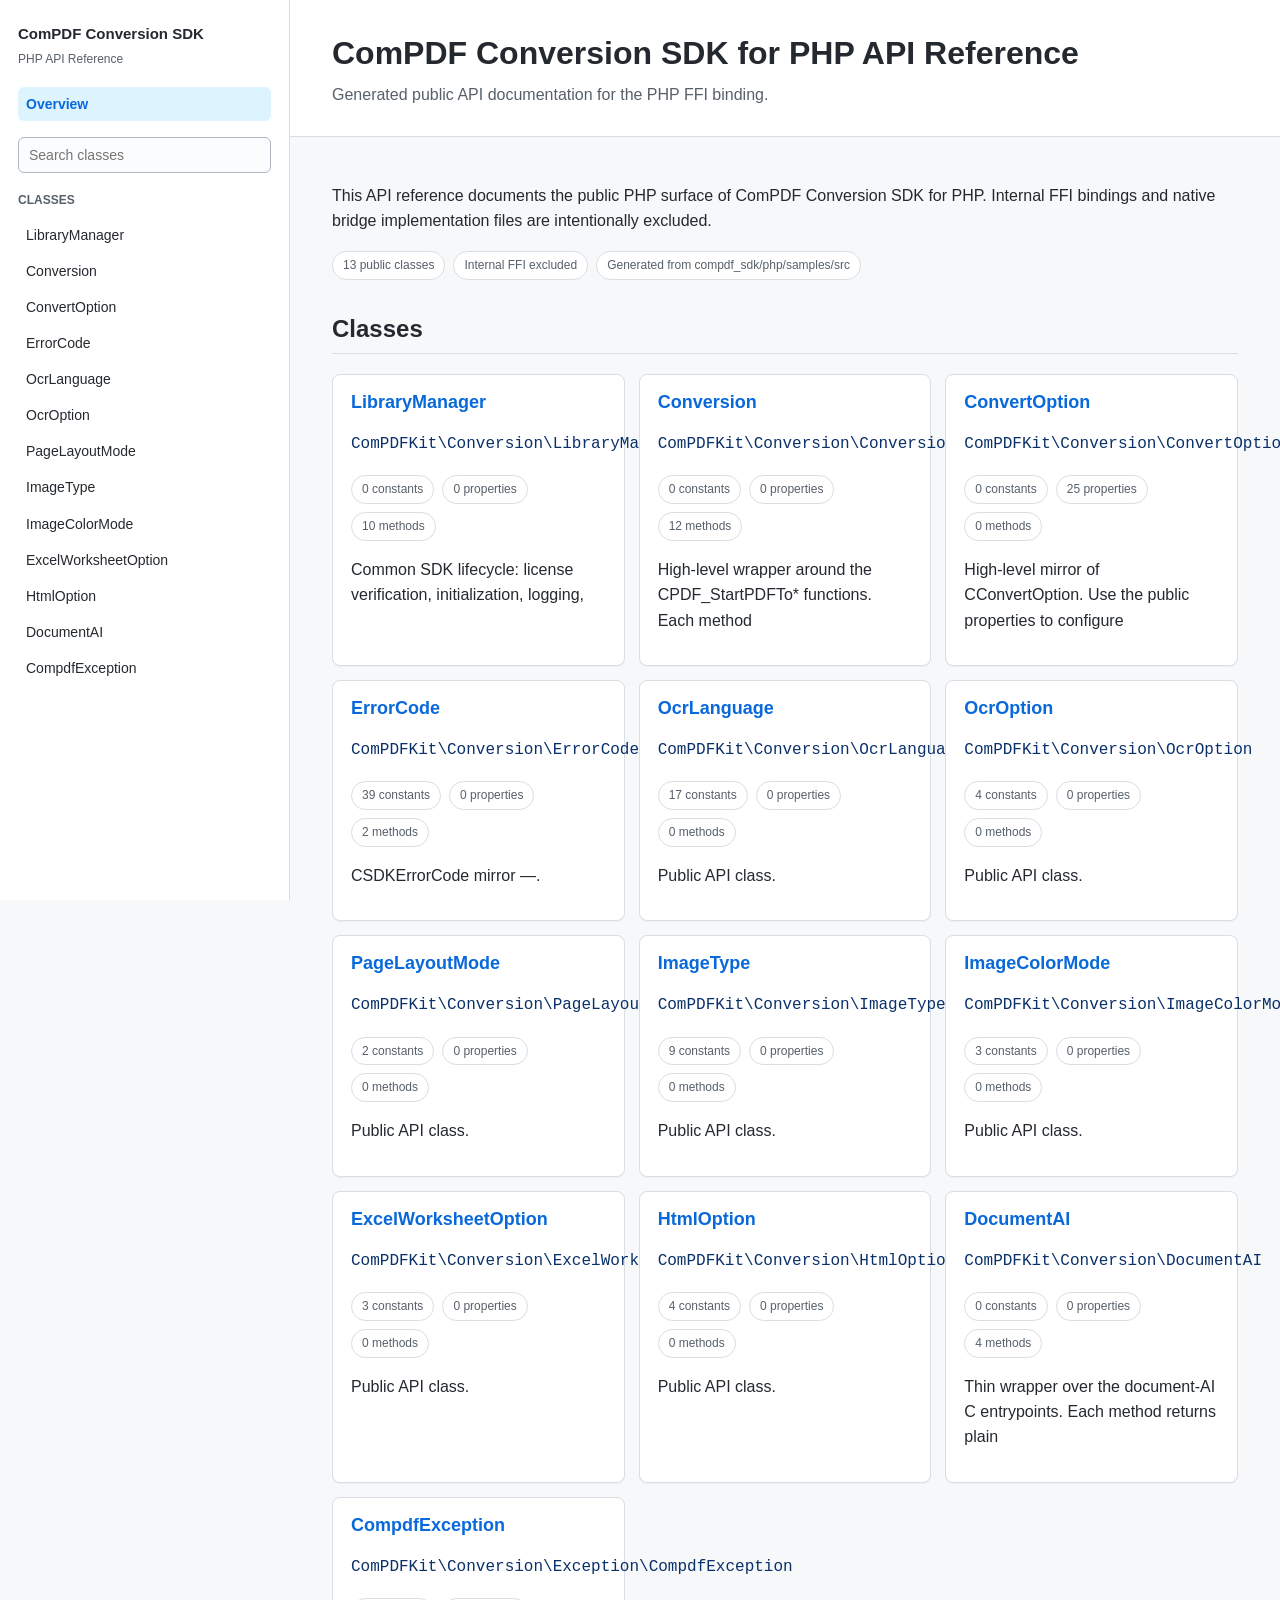
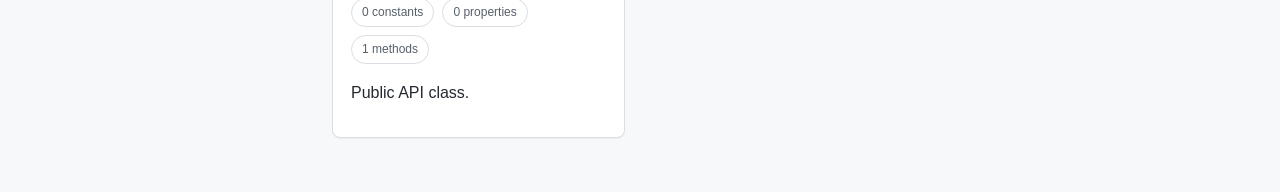
<file: ComPDF_Conversion_Linux_php_4_1_0/doc/html/index.html>
<!doctype html>
<html lang="en">
<head>
<meta charset="utf-8">
<meta name="viewport" content="width=device-width, initial-scale=1">
<title>ComPDF Conversion SDK for PHP API Reference</title>
<link rel="stylesheet" href="style.css">
</head>
<body>
<div class="layout">

<aside class="sidebar">
    <div class="brand">
        <div class="brand-title">ComPDF Conversion SDK</div>
        <div class="brand-subtitle">PHP API Reference</div>
    </div>
    <a class="nav-link active" href="index.html">Overview</a>
    <div class="search"><input data-search type="search" placeholder="Search classes"></div>
    <div class="nav-section-title">Classes</div>
    <nav class="nav-list">
        <a class="nav-link" href="ComPDFKit_Conversion_LibraryManager.html" data-search-item="LibraryManager ComPDFKit\Conversion\LibraryManager">LibraryManager</a>
    <a class="nav-link" href="ComPDFKit_Conversion_Conversion.html" data-search-item="Conversion ComPDFKit\Conversion\Conversion">Conversion</a>
    <a class="nav-link" href="ComPDFKit_Conversion_ConvertOption.html" data-search-item="ConvertOption ComPDFKit\Conversion\ConvertOption">ConvertOption</a>
    <a class="nav-link" href="ComPDFKit_Conversion_ErrorCode.html" data-search-item="ErrorCode ComPDFKit\Conversion\ErrorCode">ErrorCode</a>
    <a class="nav-link" href="ComPDFKit_Conversion_OcrLanguage.html" data-search-item="OcrLanguage ComPDFKit\Conversion\OcrLanguage">OcrLanguage</a>
    <a class="nav-link" href="ComPDFKit_Conversion_OcrOption.html" data-search-item="OcrOption ComPDFKit\Conversion\OcrOption">OcrOption</a>
    <a class="nav-link" href="ComPDFKit_Conversion_PageLayoutMode.html" data-search-item="PageLayoutMode ComPDFKit\Conversion\PageLayoutMode">PageLayoutMode</a>
    <a class="nav-link" href="ComPDFKit_Conversion_ImageType.html" data-search-item="ImageType ComPDFKit\Conversion\ImageType">ImageType</a>
    <a class="nav-link" href="ComPDFKit_Conversion_ImageColorMode.html" data-search-item="ImageColorMode ComPDFKit\Conversion\ImageColorMode">ImageColorMode</a>
    <a class="nav-link" href="ComPDFKit_Conversion_ExcelWorksheetOption.html" data-search-item="ExcelWorksheetOption ComPDFKit\Conversion\ExcelWorksheetOption">ExcelWorksheetOption</a>
    <a class="nav-link" href="ComPDFKit_Conversion_HtmlOption.html" data-search-item="HtmlOption ComPDFKit\Conversion\HtmlOption">HtmlOption</a>
    <a class="nav-link" href="ComPDFKit_Conversion_DocumentAI.html" data-search-item="DocumentAI ComPDFKit\Conversion\DocumentAI">DocumentAI</a>
    <a class="nav-link" href="ComPDFKit_Conversion_Exception_CompdfException.html" data-search-item="CompdfException ComPDFKit\Conversion\Exception\CompdfException">CompdfException</a>
    </nav>
</aside>

<div class="content">
<header class="hero">
    <h1>ComPDF Conversion SDK for PHP API Reference</h1>
    <p>Generated public API documentation for the PHP FFI binding.</p>
</header>
<main>

<p>This API reference documents the public PHP surface of ComPDF Conversion SDK for PHP. Internal FFI bindings and native bridge implementation files are intentionally excluded.</p>
<div class="pill-row">
  <span class="pill">13 public classes</span>
  <span class="pill">Internal FFI excluded</span>
  <span class="pill">Generated from compdf_sdk/php/samples/src</span>
</div>
<h2>Classes</h2>
<div class="grid">
<article class="card" data-search-item="LibraryManager ComPDFKit\Conversion\LibraryManager"><h2><a href="ComPDFKit_Conversion_LibraryManager.html">LibraryManager</a></h2><p class="muted"><code>ComPDFKit\Conversion\LibraryManager</code></p><div class="pill-row"><span class="pill">0 constants</span><span class="pill">0 properties</span><span class="pill">10 methods</span></div><p>Common SDK lifecycle: license verification, initialization, logging,</p></article>
<article class="card" data-search-item="Conversion ComPDFKit\Conversion\Conversion"><h2><a href="ComPDFKit_Conversion_Conversion.html">Conversion</a></h2><p class="muted"><code>ComPDFKit\Conversion\Conversion</code></p><div class="pill-row"><span class="pill">0 constants</span><span class="pill">0 properties</span><span class="pill">12 methods</span></div><p>High-level wrapper around the CPDF_StartPDFTo* functions. Each method</p></article>
<article class="card" data-search-item="ConvertOption ComPDFKit\Conversion\ConvertOption"><h2><a href="ComPDFKit_Conversion_ConvertOption.html">ConvertOption</a></h2><p class="muted"><code>ComPDFKit\Conversion\ConvertOption</code></p><div class="pill-row"><span class="pill">0 constants</span><span class="pill">25 properties</span><span class="pill">0 methods</span></div><p>High-level mirror of CConvertOption. Use the public properties to configure</p></article>
<article class="card" data-search-item="ErrorCode ComPDFKit\Conversion\ErrorCode"><h2><a href="ComPDFKit_Conversion_ErrorCode.html">ErrorCode</a></h2><p class="muted"><code>ComPDFKit\Conversion\ErrorCode</code></p><div class="pill-row"><span class="pill">39 constants</span><span class="pill">0 properties</span><span class="pill">2 methods</span></div><p>CSDKErrorCode mirror —.</p></article>
<article class="card" data-search-item="OcrLanguage ComPDFKit\Conversion\OcrLanguage"><h2><a href="ComPDFKit_Conversion_OcrLanguage.html">OcrLanguage</a></h2><p class="muted"><code>ComPDFKit\Conversion\OcrLanguage</code></p><div class="pill-row"><span class="pill">17 constants</span><span class="pill">0 properties</span><span class="pill">0 methods</span></div><p>Public API class.</p></article>
<article class="card" data-search-item="OcrOption ComPDFKit\Conversion\OcrOption"><h2><a href="ComPDFKit_Conversion_OcrOption.html">OcrOption</a></h2><p class="muted"><code>ComPDFKit\Conversion\OcrOption</code></p><div class="pill-row"><span class="pill">4 constants</span><span class="pill">0 properties</span><span class="pill">0 methods</span></div><p>Public API class.</p></article>
<article class="card" data-search-item="PageLayoutMode ComPDFKit\Conversion\PageLayoutMode"><h2><a href="ComPDFKit_Conversion_PageLayoutMode.html">PageLayoutMode</a></h2><p class="muted"><code>ComPDFKit\Conversion\PageLayoutMode</code></p><div class="pill-row"><span class="pill">2 constants</span><span class="pill">0 properties</span><span class="pill">0 methods</span></div><p>Public API class.</p></article>
<article class="card" data-search-item="ImageType ComPDFKit\Conversion\ImageType"><h2><a href="ComPDFKit_Conversion_ImageType.html">ImageType</a></h2><p class="muted"><code>ComPDFKit\Conversion\ImageType</code></p><div class="pill-row"><span class="pill">9 constants</span><span class="pill">0 properties</span><span class="pill">0 methods</span></div><p>Public API class.</p></article>
<article class="card" data-search-item="ImageColorMode ComPDFKit\Conversion\ImageColorMode"><h2><a href="ComPDFKit_Conversion_ImageColorMode.html">ImageColorMode</a></h2><p class="muted"><code>ComPDFKit\Conversion\ImageColorMode</code></p><div class="pill-row"><span class="pill">3 constants</span><span class="pill">0 properties</span><span class="pill">0 methods</span></div><p>Public API class.</p></article>
<article class="card" data-search-item="ExcelWorksheetOption ComPDFKit\Conversion\ExcelWorksheetOption"><h2><a href="ComPDFKit_Conversion_ExcelWorksheetOption.html">ExcelWorksheetOption</a></h2><p class="muted"><code>ComPDFKit\Conversion\ExcelWorksheetOption</code></p><div class="pill-row"><span class="pill">3 constants</span><span class="pill">0 properties</span><span class="pill">0 methods</span></div><p>Public API class.</p></article>
<article class="card" data-search-item="HtmlOption ComPDFKit\Conversion\HtmlOption"><h2><a href="ComPDFKit_Conversion_HtmlOption.html">HtmlOption</a></h2><p class="muted"><code>ComPDFKit\Conversion\HtmlOption</code></p><div class="pill-row"><span class="pill">4 constants</span><span class="pill">0 properties</span><span class="pill">0 methods</span></div><p>Public API class.</p></article>
<article class="card" data-search-item="DocumentAI ComPDFKit\Conversion\DocumentAI"><h2><a href="ComPDFKit_Conversion_DocumentAI.html">DocumentAI</a></h2><p class="muted"><code>ComPDFKit\Conversion\DocumentAI</code></p><div class="pill-row"><span class="pill">0 constants</span><span class="pill">0 properties</span><span class="pill">4 methods</span></div><p>Thin wrapper over the document-AI C entrypoints. Each method returns plain</p></article>
<article class="card" data-search-item="CompdfException ComPDFKit\Conversion\Exception\CompdfException"><h2><a href="ComPDFKit_Conversion_Exception_CompdfException.html">CompdfException</a></h2><p class="muted"><code>ComPDFKit\Conversion\Exception\CompdfException</code></p><div class="pill-row"><span class="pill">0 constants</span><span class="pill">0 properties</span><span class="pill">1 methods</span></div><p>Public API class.</p></article>
</div>

</main>
</div>
</div>
<script src="search.js"></script>
</body>
</html>
</file>
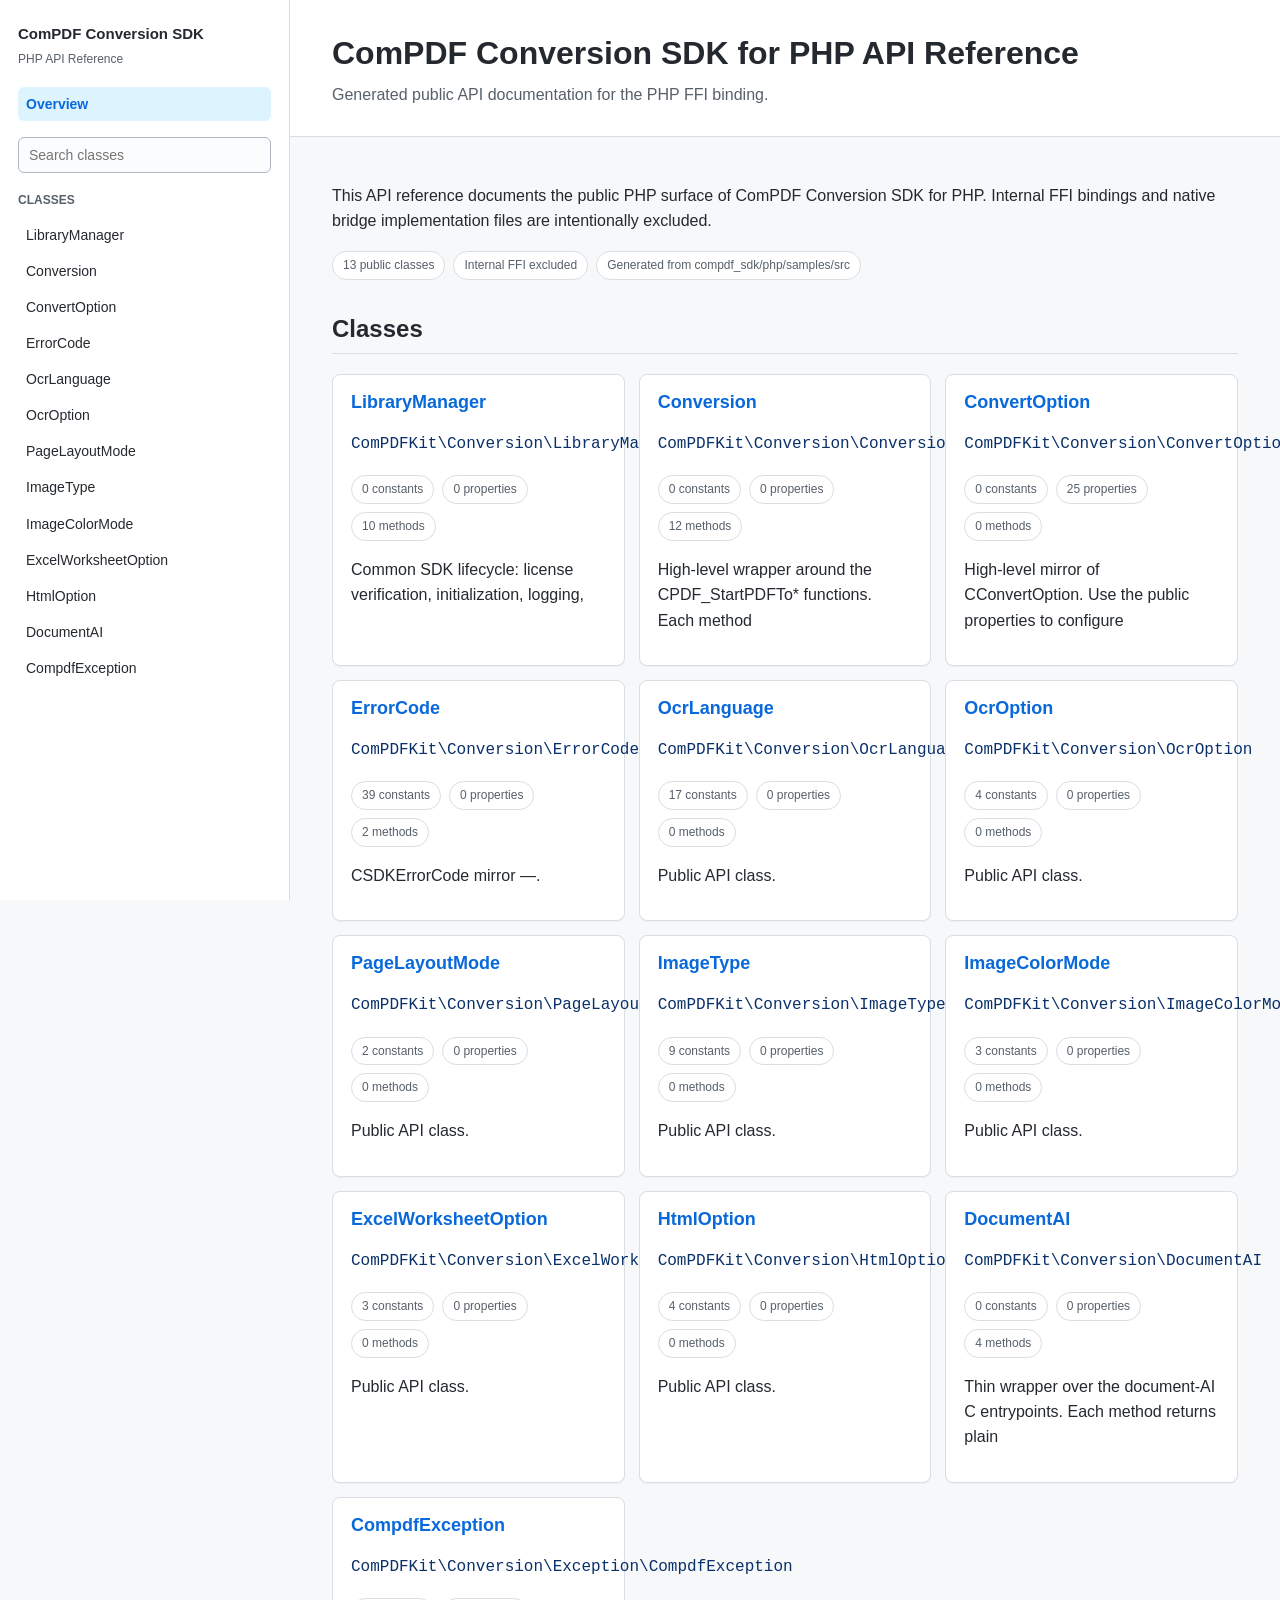
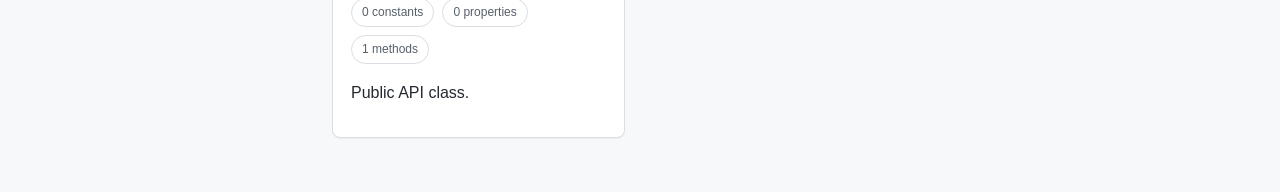
<file: ComPDF_Conversion_Linux_php_4_1_0/doc/api_reference_php.html>
<!doctype html>
<html lang="en">
<head>
<meta charset="utf-8">
<meta http-equiv="refresh" content="0; url=html/index.html">
<title>ComPDF Conversion SDK for PHP API Reference</title>
</head>
<body>
<p><a href="html/index.html">Open ComPDF Conversion SDK for PHP API Reference</a></p>
</body>
</html>
</file>
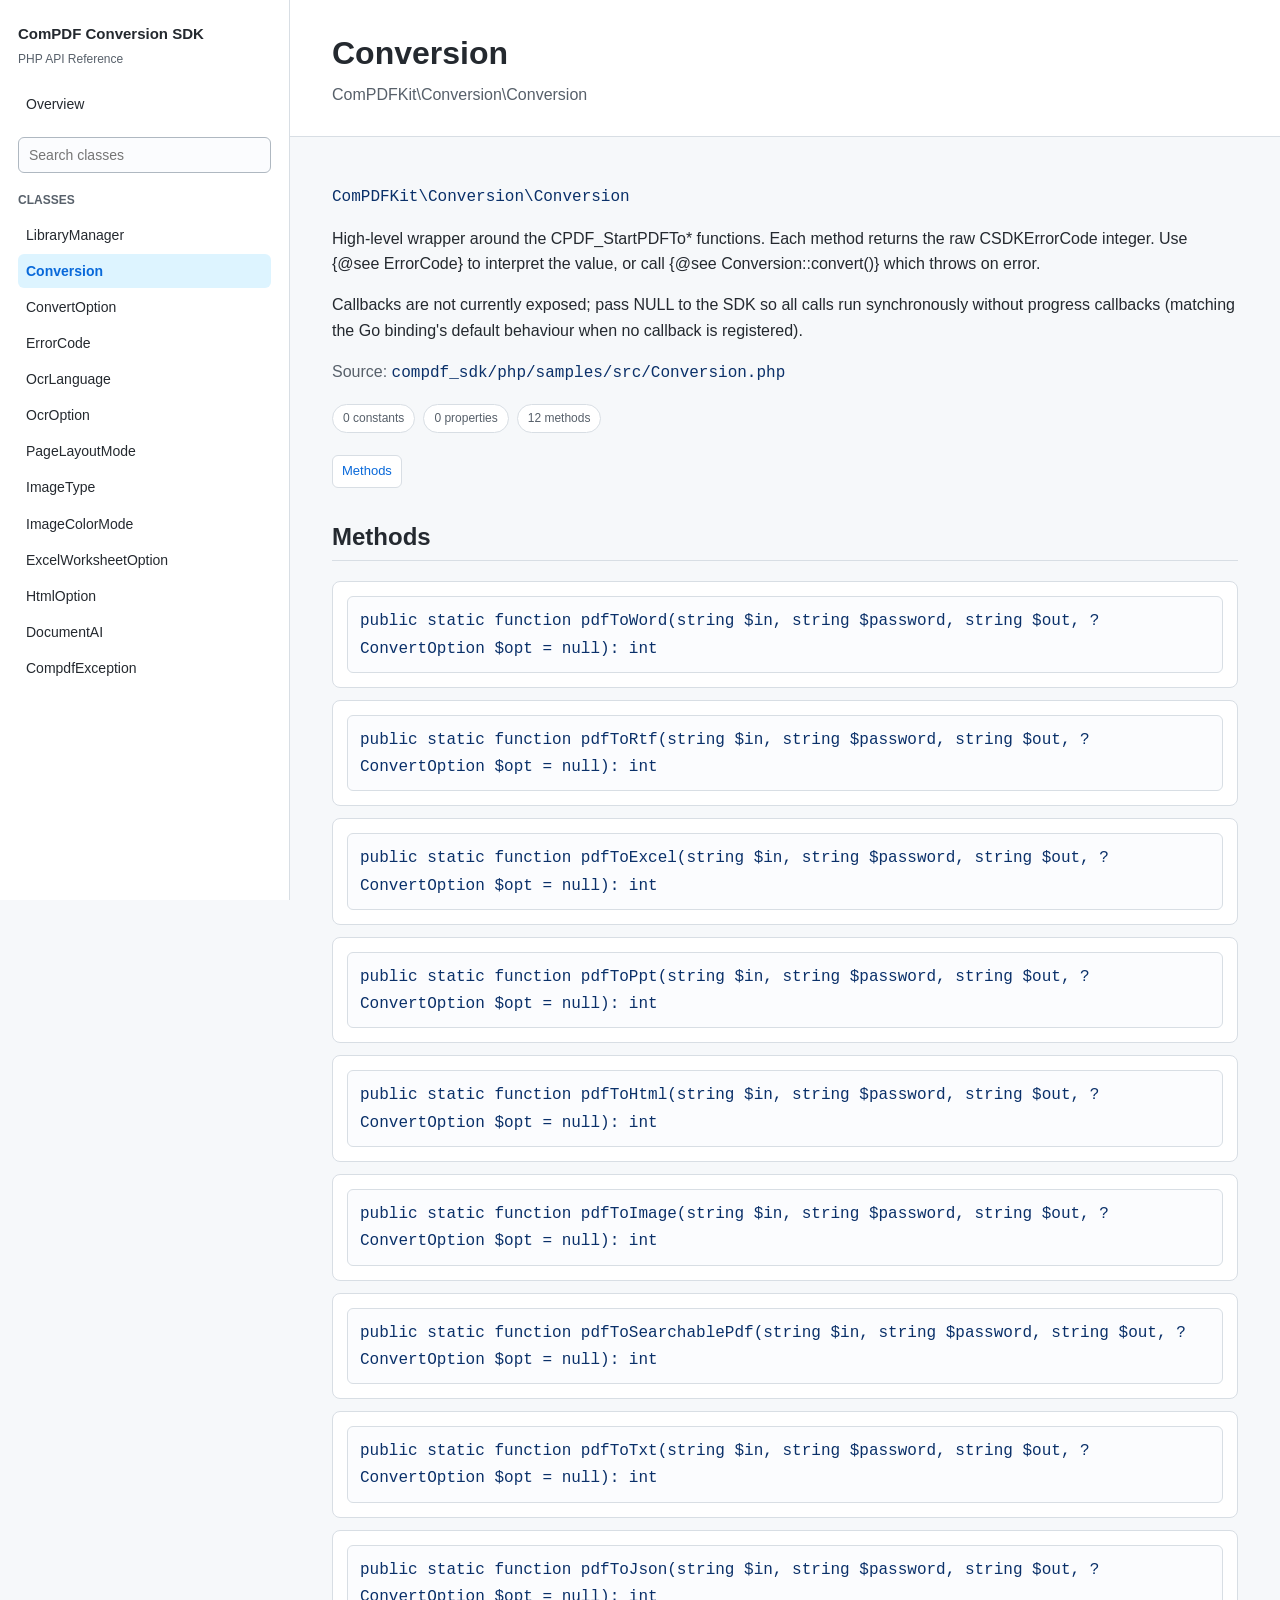
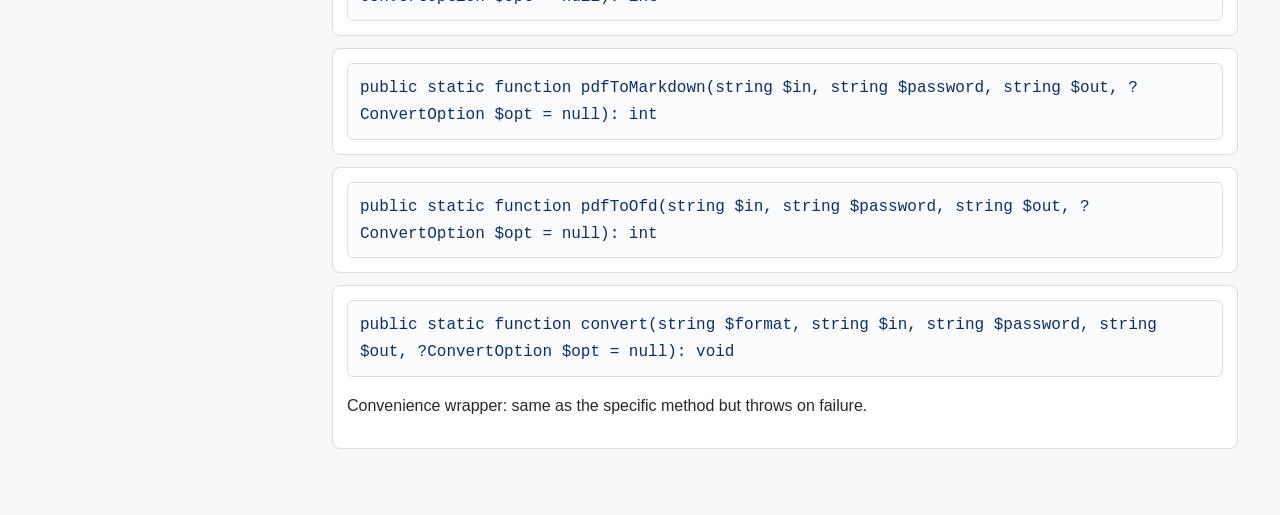
<file: ComPDF_Conversion_Linux_php_4_1_0/doc/html/ComPDFKit_Conversion_Conversion.html>
<!doctype html>
<html lang="en">
<head>
<meta charset="utf-8">
<meta name="viewport" content="width=device-width, initial-scale=1">
<title>Conversion</title>
<link rel="stylesheet" href="style.css">
</head>
<body>
<div class="layout">

<aside class="sidebar">
    <div class="brand">
        <div class="brand-title">ComPDF Conversion SDK</div>
        <div class="brand-subtitle">PHP API Reference</div>
    </div>
    <a class="nav-link" href="index.html">Overview</a>
    <div class="search"><input data-search type="search" placeholder="Search classes"></div>
    <div class="nav-section-title">Classes</div>
    <nav class="nav-list">
        <a class="nav-link" href="ComPDFKit_Conversion_LibraryManager.html" data-search-item="LibraryManager ComPDFKit\Conversion\LibraryManager">LibraryManager</a>
    <a class="nav-link active" href="ComPDFKit_Conversion_Conversion.html" data-search-item="Conversion ComPDFKit\Conversion\Conversion">Conversion</a>
    <a class="nav-link" href="ComPDFKit_Conversion_ConvertOption.html" data-search-item="ConvertOption ComPDFKit\Conversion\ConvertOption">ConvertOption</a>
    <a class="nav-link" href="ComPDFKit_Conversion_ErrorCode.html" data-search-item="ErrorCode ComPDFKit\Conversion\ErrorCode">ErrorCode</a>
    <a class="nav-link" href="ComPDFKit_Conversion_OcrLanguage.html" data-search-item="OcrLanguage ComPDFKit\Conversion\OcrLanguage">OcrLanguage</a>
    <a class="nav-link" href="ComPDFKit_Conversion_OcrOption.html" data-search-item="OcrOption ComPDFKit\Conversion\OcrOption">OcrOption</a>
    <a class="nav-link" href="ComPDFKit_Conversion_PageLayoutMode.html" data-search-item="PageLayoutMode ComPDFKit\Conversion\PageLayoutMode">PageLayoutMode</a>
    <a class="nav-link" href="ComPDFKit_Conversion_ImageType.html" data-search-item="ImageType ComPDFKit\Conversion\ImageType">ImageType</a>
    <a class="nav-link" href="ComPDFKit_Conversion_ImageColorMode.html" data-search-item="ImageColorMode ComPDFKit\Conversion\ImageColorMode">ImageColorMode</a>
    <a class="nav-link" href="ComPDFKit_Conversion_ExcelWorksheetOption.html" data-search-item="ExcelWorksheetOption ComPDFKit\Conversion\ExcelWorksheetOption">ExcelWorksheetOption</a>
    <a class="nav-link" href="ComPDFKit_Conversion_HtmlOption.html" data-search-item="HtmlOption ComPDFKit\Conversion\HtmlOption">HtmlOption</a>
    <a class="nav-link" href="ComPDFKit_Conversion_DocumentAI.html" data-search-item="DocumentAI ComPDFKit\Conversion\DocumentAI">DocumentAI</a>
    <a class="nav-link" href="ComPDFKit_Conversion_Exception_CompdfException.html" data-search-item="CompdfException ComPDFKit\Conversion\Exception\CompdfException">CompdfException</a>
    </nav>
</aside>

<div class="content">
<header class="hero">
    <h1>Conversion</h1>
    <p>ComPDFKit\Conversion\Conversion</p>
</header>
<main>
<p class="muted"><code>ComPDFKit\Conversion\Conversion</code></p>
<p>High-level wrapper around the CPDF_StartPDFTo* functions. Each method
returns the raw CSDKErrorCode integer. Use {@see ErrorCode} to interpret
the value, or call {@see Conversion::convert()} which throws on error.</p>
<p>Callbacks are not currently exposed; pass NULL to the SDK so all calls run
synchronously without progress callbacks (matching the Go binding&#x27;s default
behaviour when no callback is registered).</p>
<p class="muted">Source: <code>compdf_sdk/php/samples/src/Conversion.php</code></p>
<div class="pill-row"><span class="pill">0 constants</span><span class="pill">0 properties</span><span class="pill">12 methods</span></div>
<div class="toc"><a href="#methods">Methods</a></div>
<h2 id="methods">Methods</h2>
<section class="member" id="method-pdftoword"><div class="sig"><code>public static function pdfToWord(string $in, string $password, string $out, ?ConvertOption $opt = null): int</code></div></section>
<section class="member" id="method-pdftortf"><div class="sig"><code>public static function pdfToRtf(string $in, string $password, string $out, ?ConvertOption $opt = null): int</code></div></section>
<section class="member" id="method-pdftoexcel"><div class="sig"><code>public static function pdfToExcel(string $in, string $password, string $out, ?ConvertOption $opt = null): int</code></div></section>
<section class="member" id="method-pdftoppt"><div class="sig"><code>public static function pdfToPpt(string $in, string $password, string $out, ?ConvertOption $opt = null): int</code></div></section>
<section class="member" id="method-pdftohtml"><div class="sig"><code>public static function pdfToHtml(string $in, string $password, string $out, ?ConvertOption $opt = null): int</code></div></section>
<section class="member" id="method-pdftoimage"><div class="sig"><code>public static function pdfToImage(string $in, string $password, string $out, ?ConvertOption $opt = null): int</code></div></section>
<section class="member" id="method-pdftosearchablepdf"><div class="sig"><code>public static function pdfToSearchablePdf(string $in, string $password, string $out, ?ConvertOption $opt = null): int</code></div></section>
<section class="member" id="method-pdftotxt"><div class="sig"><code>public static function pdfToTxt(string $in, string $password, string $out, ?ConvertOption $opt = null): int</code></div></section>
<section class="member" id="method-pdftojson"><div class="sig"><code>public static function pdfToJson(string $in, string $password, string $out, ?ConvertOption $opt = null): int</code></div></section>
<section class="member" id="method-pdftomarkdown"><div class="sig"><code>public static function pdfToMarkdown(string $in, string $password, string $out, ?ConvertOption $opt = null): int</code></div></section>
<section class="member" id="method-pdftoofd"><div class="sig"><code>public static function pdfToOfd(string $in, string $password, string $out, ?ConvertOption $opt = null): int</code></div></section>
<section class="member" id="method-convert"><div class="sig"><code>public static function convert(string $format, string $in, string $password, string $out, ?ConvertOption $opt = null): void</code></div><p>Convenience wrapper: same as the specific method but throws on failure.</p></section>
</main>
</div>
</div>
<script src="search.js"></script>
</body>
</html>
</file>
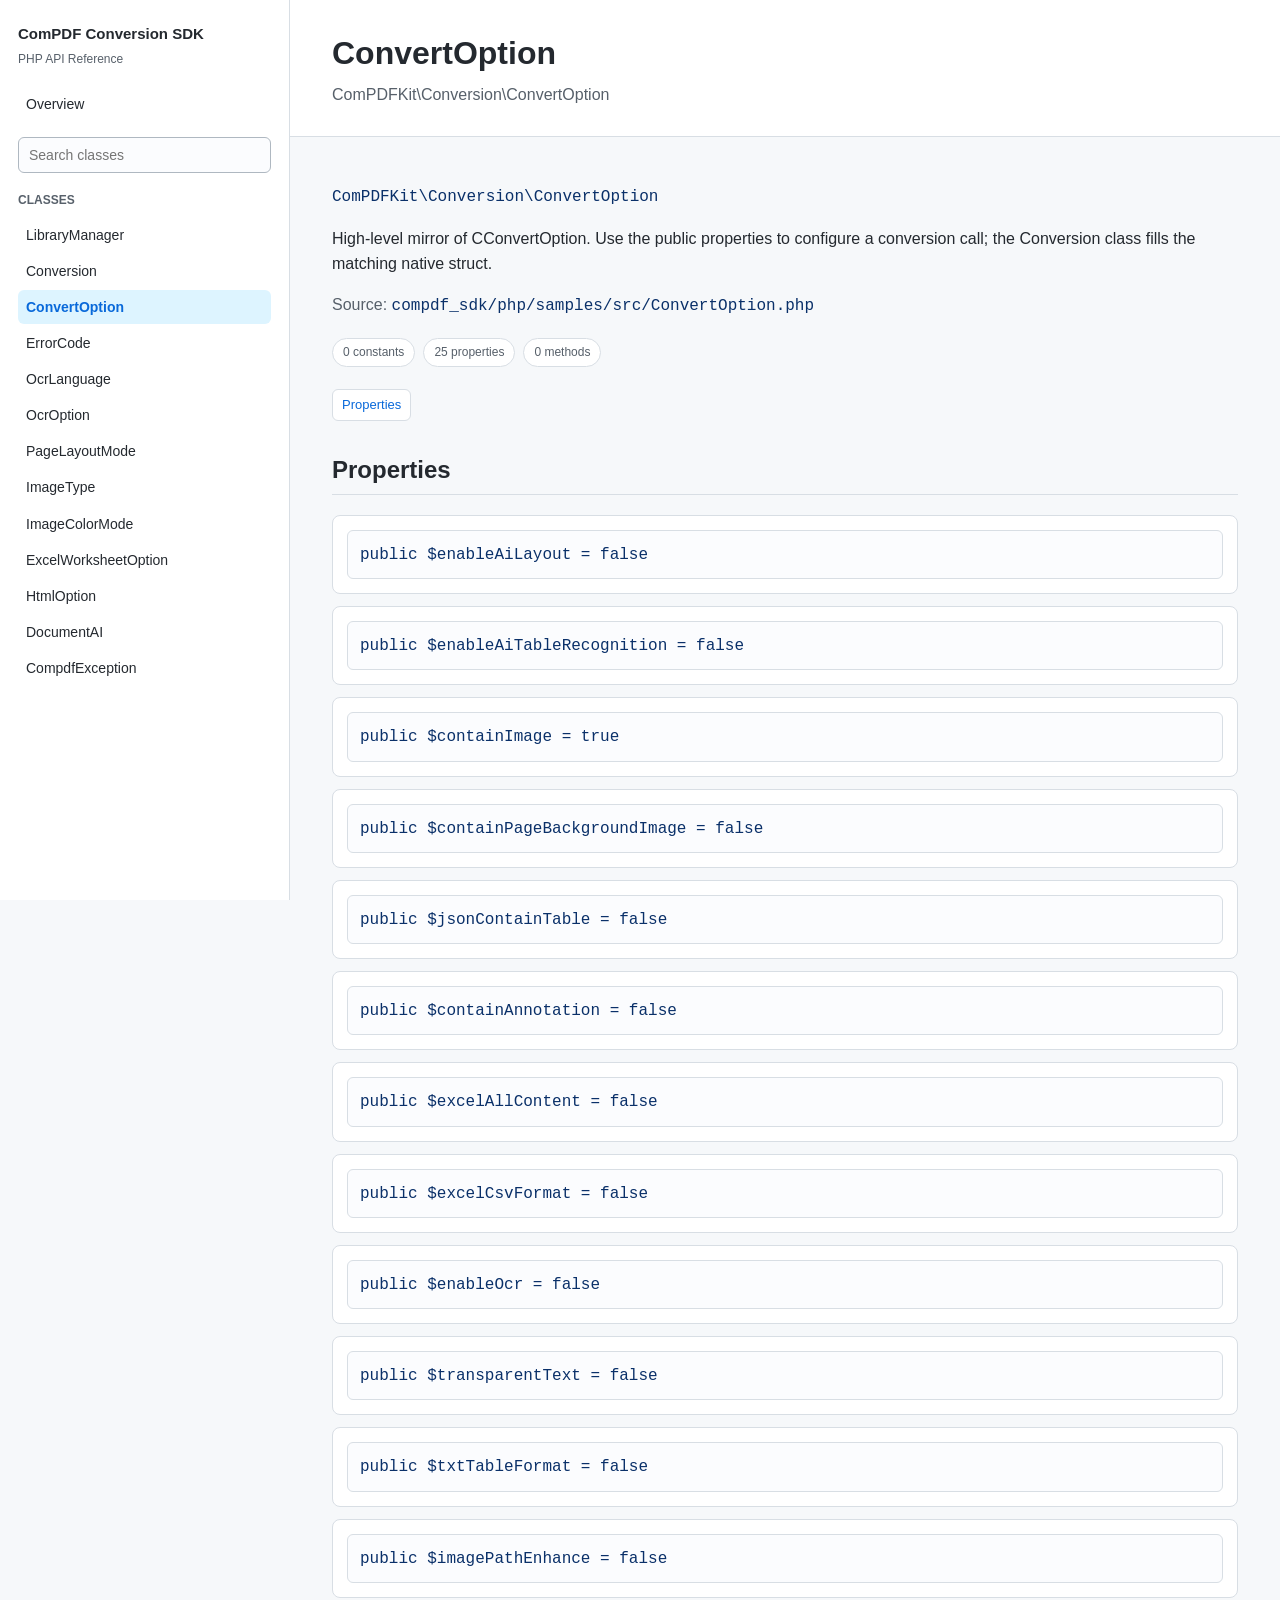
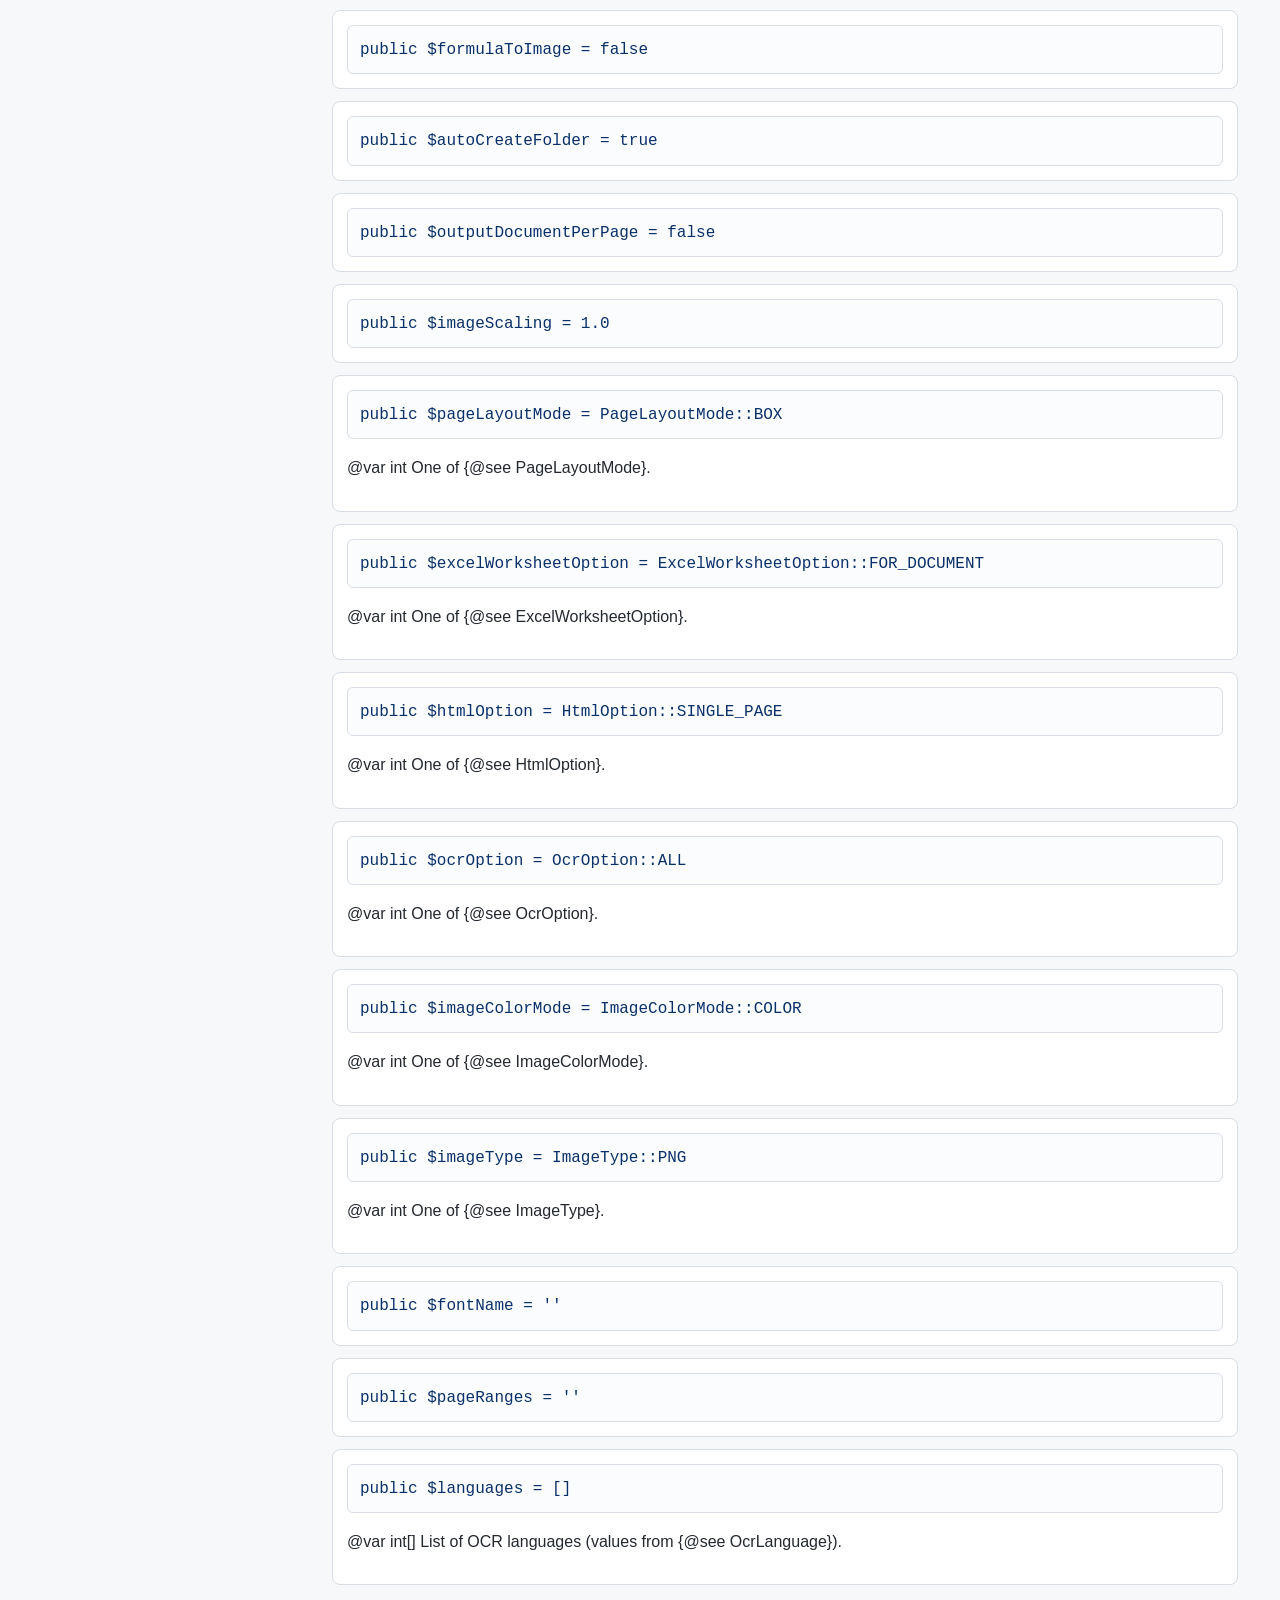
<file: ComPDF_Conversion_Linux_php_4_1_0/doc/html/ComPDFKit_Conversion_ConvertOption.html>
<!doctype html>
<html lang="en">
<head>
<meta charset="utf-8">
<meta name="viewport" content="width=device-width, initial-scale=1">
<title>ConvertOption</title>
<link rel="stylesheet" href="style.css">
</head>
<body>
<div class="layout">

<aside class="sidebar">
    <div class="brand">
        <div class="brand-title">ComPDF Conversion SDK</div>
        <div class="brand-subtitle">PHP API Reference</div>
    </div>
    <a class="nav-link" href="index.html">Overview</a>
    <div class="search"><input data-search type="search" placeholder="Search classes"></div>
    <div class="nav-section-title">Classes</div>
    <nav class="nav-list">
        <a class="nav-link" href="ComPDFKit_Conversion_LibraryManager.html" data-search-item="LibraryManager ComPDFKit\Conversion\LibraryManager">LibraryManager</a>
    <a class="nav-link" href="ComPDFKit_Conversion_Conversion.html" data-search-item="Conversion ComPDFKit\Conversion\Conversion">Conversion</a>
    <a class="nav-link active" href="ComPDFKit_Conversion_ConvertOption.html" data-search-item="ConvertOption ComPDFKit\Conversion\ConvertOption">ConvertOption</a>
    <a class="nav-link" href="ComPDFKit_Conversion_ErrorCode.html" data-search-item="ErrorCode ComPDFKit\Conversion\ErrorCode">ErrorCode</a>
    <a class="nav-link" href="ComPDFKit_Conversion_OcrLanguage.html" data-search-item="OcrLanguage ComPDFKit\Conversion\OcrLanguage">OcrLanguage</a>
    <a class="nav-link" href="ComPDFKit_Conversion_OcrOption.html" data-search-item="OcrOption ComPDFKit\Conversion\OcrOption">OcrOption</a>
    <a class="nav-link" href="ComPDFKit_Conversion_PageLayoutMode.html" data-search-item="PageLayoutMode ComPDFKit\Conversion\PageLayoutMode">PageLayoutMode</a>
    <a class="nav-link" href="ComPDFKit_Conversion_ImageType.html" data-search-item="ImageType ComPDFKit\Conversion\ImageType">ImageType</a>
    <a class="nav-link" href="ComPDFKit_Conversion_ImageColorMode.html" data-search-item="ImageColorMode ComPDFKit\Conversion\ImageColorMode">ImageColorMode</a>
    <a class="nav-link" href="ComPDFKit_Conversion_ExcelWorksheetOption.html" data-search-item="ExcelWorksheetOption ComPDFKit\Conversion\ExcelWorksheetOption">ExcelWorksheetOption</a>
    <a class="nav-link" href="ComPDFKit_Conversion_HtmlOption.html" data-search-item="HtmlOption ComPDFKit\Conversion\HtmlOption">HtmlOption</a>
    <a class="nav-link" href="ComPDFKit_Conversion_DocumentAI.html" data-search-item="DocumentAI ComPDFKit\Conversion\DocumentAI">DocumentAI</a>
    <a class="nav-link" href="ComPDFKit_Conversion_Exception_CompdfException.html" data-search-item="CompdfException ComPDFKit\Conversion\Exception\CompdfException">CompdfException</a>
    </nav>
</aside>

<div class="content">
<header class="hero">
    <h1>ConvertOption</h1>
    <p>ComPDFKit\Conversion\ConvertOption</p>
</header>
<main>
<p class="muted"><code>ComPDFKit\Conversion\ConvertOption</code></p>
<p>High-level mirror of CConvertOption. Use the public properties to configure
a conversion call; the Conversion class fills the matching native struct.</p>
<p class="muted">Source: <code>compdf_sdk/php/samples/src/ConvertOption.php</code></p>
<div class="pill-row"><span class="pill">0 constants</span><span class="pill">25 properties</span><span class="pill">0 methods</span></div>
<div class="toc"><a href="#properties">Properties</a></div>
<h2 id="properties">Properties</h2>
<section class="member" id="property-enableailayout"><div class="sig"><code>public $enableAiLayout = false</code></div></section>
<section class="member" id="property-enableaitablerecognition"><div class="sig"><code>public $enableAiTableRecognition = false</code></div></section>
<section class="member" id="property-containimage"><div class="sig"><code>public $containImage = true</code></div></section>
<section class="member" id="property-containpagebackgroundimage"><div class="sig"><code>public $containPageBackgroundImage = false</code></div></section>
<section class="member" id="property-jsoncontaintable"><div class="sig"><code>public $jsonContainTable = false</code></div></section>
<section class="member" id="property-containannotation"><div class="sig"><code>public $containAnnotation = false</code></div></section>
<section class="member" id="property-excelallcontent"><div class="sig"><code>public $excelAllContent = false</code></div></section>
<section class="member" id="property-excelcsvformat"><div class="sig"><code>public $excelCsvFormat = false</code></div></section>
<section class="member" id="property-enableocr"><div class="sig"><code>public $enableOcr = false</code></div></section>
<section class="member" id="property-transparenttext"><div class="sig"><code>public $transparentText = false</code></div></section>
<section class="member" id="property-txttableformat"><div class="sig"><code>public $txtTableFormat = false</code></div></section>
<section class="member" id="property-imagepathenhance"><div class="sig"><code>public $imagePathEnhance = false</code></div></section>
<section class="member" id="property-formulatoimage"><div class="sig"><code>public $formulaToImage = false</code></div></section>
<section class="member" id="property-autocreatefolder"><div class="sig"><code>public $autoCreateFolder = true</code></div></section>
<section class="member" id="property-outputdocumentperpage"><div class="sig"><code>public $outputDocumentPerPage = false</code></div></section>
<section class="member" id="property-imagescaling"><div class="sig"><code>public $imageScaling = 1.0</code></div></section>
<section class="member" id="property-pagelayoutmode"><div class="sig"><code>public $pageLayoutMode = PageLayoutMode::BOX</code></div><p>@var int One of {@see PageLayoutMode}.</p></section>
<section class="member" id="property-excelworksheetoption"><div class="sig"><code>public $excelWorksheetOption = ExcelWorksheetOption::FOR_DOCUMENT</code></div><p>@var int One of {@see ExcelWorksheetOption}.</p></section>
<section class="member" id="property-htmloption"><div class="sig"><code>public $htmlOption = HtmlOption::SINGLE_PAGE</code></div><p>@var int One of {@see HtmlOption}.</p></section>
<section class="member" id="property-ocroption"><div class="sig"><code>public $ocrOption = OcrOption::ALL</code></div><p>@var int One of {@see OcrOption}.</p></section>
<section class="member" id="property-imagecolormode"><div class="sig"><code>public $imageColorMode = ImageColorMode::COLOR</code></div><p>@var int One of {@see ImageColorMode}.</p></section>
<section class="member" id="property-imagetype"><div class="sig"><code>public $imageType = ImageType::PNG</code></div><p>@var int One of {@see ImageType}.</p></section>
<section class="member" id="property-fontname"><div class="sig"><code>public $fontName = &#x27;&#x27;</code></div></section>
<section class="member" id="property-pageranges"><div class="sig"><code>public $pageRanges = &#x27;&#x27;</code></div></section>
<section class="member" id="property-languages"><div class="sig"><code>public $languages = []</code></div><p>@var int[] List of OCR languages (values from {@see OcrLanguage}).</p></section>
</main>
</div>
</div>
<script src="search.js"></script>
</body>
</html>
</file>
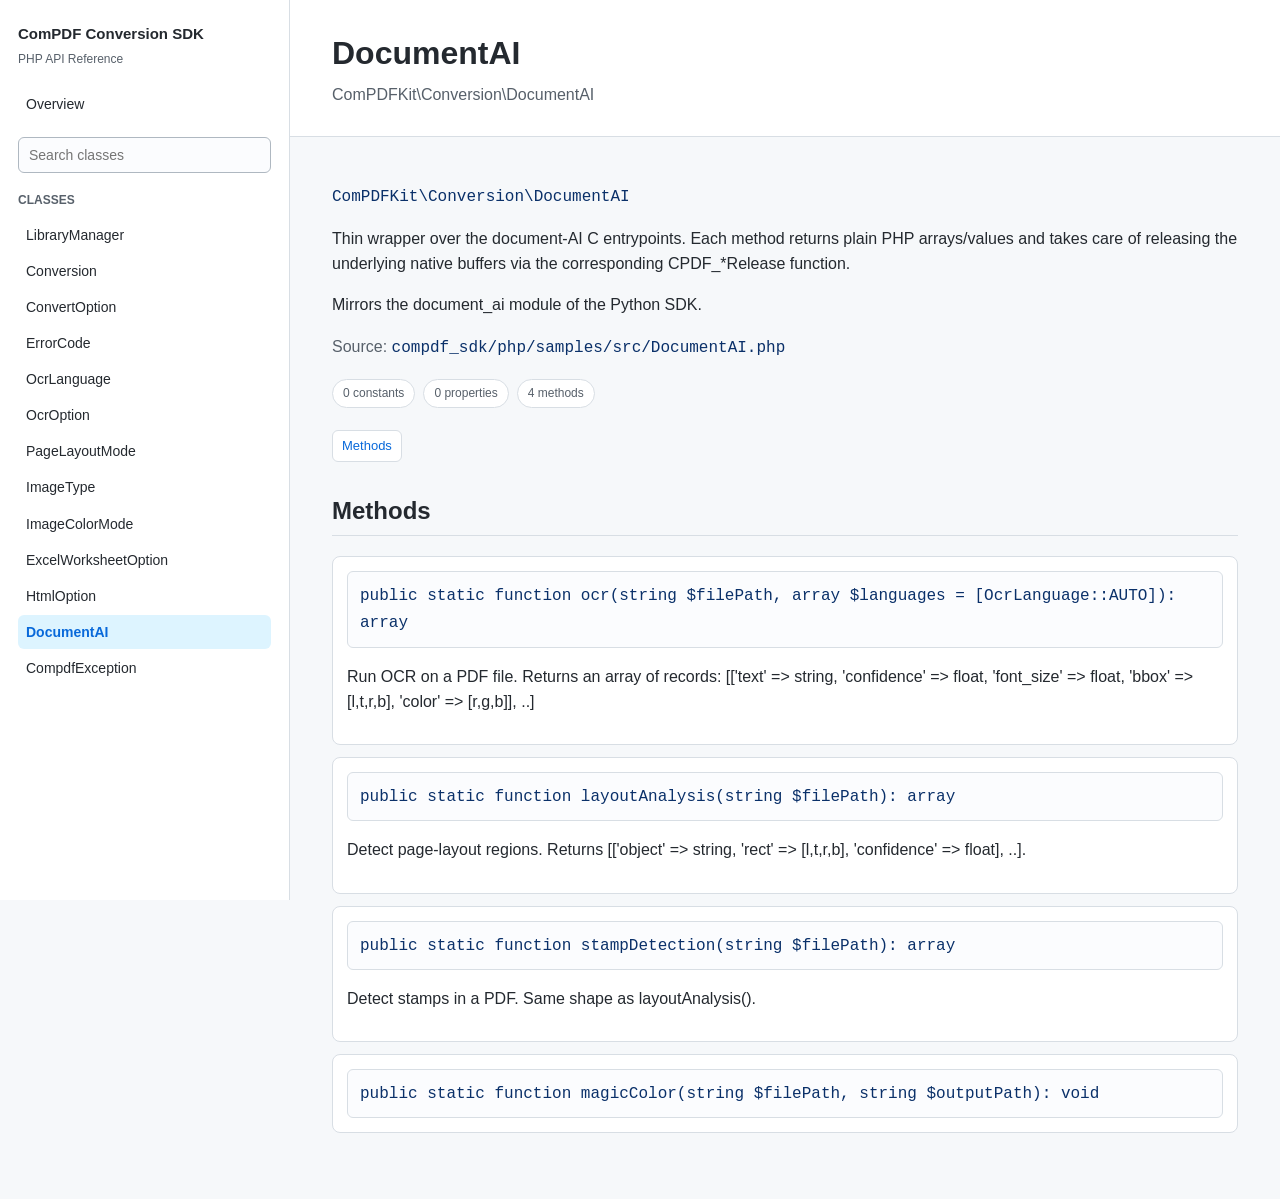
<file: ComPDF_Conversion_Linux_php_4_1_0/doc/html/ComPDFKit_Conversion_DocumentAI.html>
<!doctype html>
<html lang="en">
<head>
<meta charset="utf-8">
<meta name="viewport" content="width=device-width, initial-scale=1">
<title>DocumentAI</title>
<link rel="stylesheet" href="style.css">
</head>
<body>
<div class="layout">

<aside class="sidebar">
    <div class="brand">
        <div class="brand-title">ComPDF Conversion SDK</div>
        <div class="brand-subtitle">PHP API Reference</div>
    </div>
    <a class="nav-link" href="index.html">Overview</a>
    <div class="search"><input data-search type="search" placeholder="Search classes"></div>
    <div class="nav-section-title">Classes</div>
    <nav class="nav-list">
        <a class="nav-link" href="ComPDFKit_Conversion_LibraryManager.html" data-search-item="LibraryManager ComPDFKit\Conversion\LibraryManager">LibraryManager</a>
    <a class="nav-link" href="ComPDFKit_Conversion_Conversion.html" data-search-item="Conversion ComPDFKit\Conversion\Conversion">Conversion</a>
    <a class="nav-link" href="ComPDFKit_Conversion_ConvertOption.html" data-search-item="ConvertOption ComPDFKit\Conversion\ConvertOption">ConvertOption</a>
    <a class="nav-link" href="ComPDFKit_Conversion_ErrorCode.html" data-search-item="ErrorCode ComPDFKit\Conversion\ErrorCode">ErrorCode</a>
    <a class="nav-link" href="ComPDFKit_Conversion_OcrLanguage.html" data-search-item="OcrLanguage ComPDFKit\Conversion\OcrLanguage">OcrLanguage</a>
    <a class="nav-link" href="ComPDFKit_Conversion_OcrOption.html" data-search-item="OcrOption ComPDFKit\Conversion\OcrOption">OcrOption</a>
    <a class="nav-link" href="ComPDFKit_Conversion_PageLayoutMode.html" data-search-item="PageLayoutMode ComPDFKit\Conversion\PageLayoutMode">PageLayoutMode</a>
    <a class="nav-link" href="ComPDFKit_Conversion_ImageType.html" data-search-item="ImageType ComPDFKit\Conversion\ImageType">ImageType</a>
    <a class="nav-link" href="ComPDFKit_Conversion_ImageColorMode.html" data-search-item="ImageColorMode ComPDFKit\Conversion\ImageColorMode">ImageColorMode</a>
    <a class="nav-link" href="ComPDFKit_Conversion_ExcelWorksheetOption.html" data-search-item="ExcelWorksheetOption ComPDFKit\Conversion\ExcelWorksheetOption">ExcelWorksheetOption</a>
    <a class="nav-link" href="ComPDFKit_Conversion_HtmlOption.html" data-search-item="HtmlOption ComPDFKit\Conversion\HtmlOption">HtmlOption</a>
    <a class="nav-link active" href="ComPDFKit_Conversion_DocumentAI.html" data-search-item="DocumentAI ComPDFKit\Conversion\DocumentAI">DocumentAI</a>
    <a class="nav-link" href="ComPDFKit_Conversion_Exception_CompdfException.html" data-search-item="CompdfException ComPDFKit\Conversion\Exception\CompdfException">CompdfException</a>
    </nav>
</aside>

<div class="content">
<header class="hero">
    <h1>DocumentAI</h1>
    <p>ComPDFKit\Conversion\DocumentAI</p>
</header>
<main>
<p class="muted"><code>ComPDFKit\Conversion\DocumentAI</code></p>
<p>Thin wrapper over the document-AI C entrypoints. Each method returns plain
PHP arrays/values and takes care of releasing the underlying native buffers
via the corresponding CPDF_*Release function.</p>
<p>Mirrors the document_ai module of the Python SDK.</p>
<p class="muted">Source: <code>compdf_sdk/php/samples/src/DocumentAI.php</code></p>
<div class="pill-row"><span class="pill">0 constants</span><span class="pill">0 properties</span><span class="pill">4 methods</span></div>
<div class="toc"><a href="#methods">Methods</a></div>
<h2 id="methods">Methods</h2>
<section class="member" id="method-ocr"><div class="sig"><code>public static function ocr(string $filePath, array $languages = [OcrLanguage::AUTO]): array</code></div><p>Run OCR on a PDF file. Returns an array of records:
  [[&#x27;text&#x27; =&gt; string, &#x27;confidence&#x27; =&gt; float, &#x27;font_size&#x27; =&gt; float,
    &#x27;bbox&#x27; =&gt; [l,t,r,b], &#x27;color&#x27; =&gt; [r,g,b]], ..]</p></section>
<section class="member" id="method-layoutanalysis"><div class="sig"><code>public static function layoutAnalysis(string $filePath): array</code></div><p>Detect page-layout regions. Returns [[&#x27;object&#x27; =&gt; string, &#x27;rect&#x27; =&gt; [l,t,r,b],
&#x27;confidence&#x27; =&gt; float], ..].</p></section>
<section class="member" id="method-stampdetection"><div class="sig"><code>public static function stampDetection(string $filePath): array</code></div><p>Detect stamps in a PDF. Same shape as layoutAnalysis().</p></section>
<section class="member" id="method-magiccolor"><div class="sig"><code>public static function magicColor(string $filePath, string $outputPath): void</code></div></section>
</main>
</div>
</div>
<script src="search.js"></script>
</body>
</html>
</file>
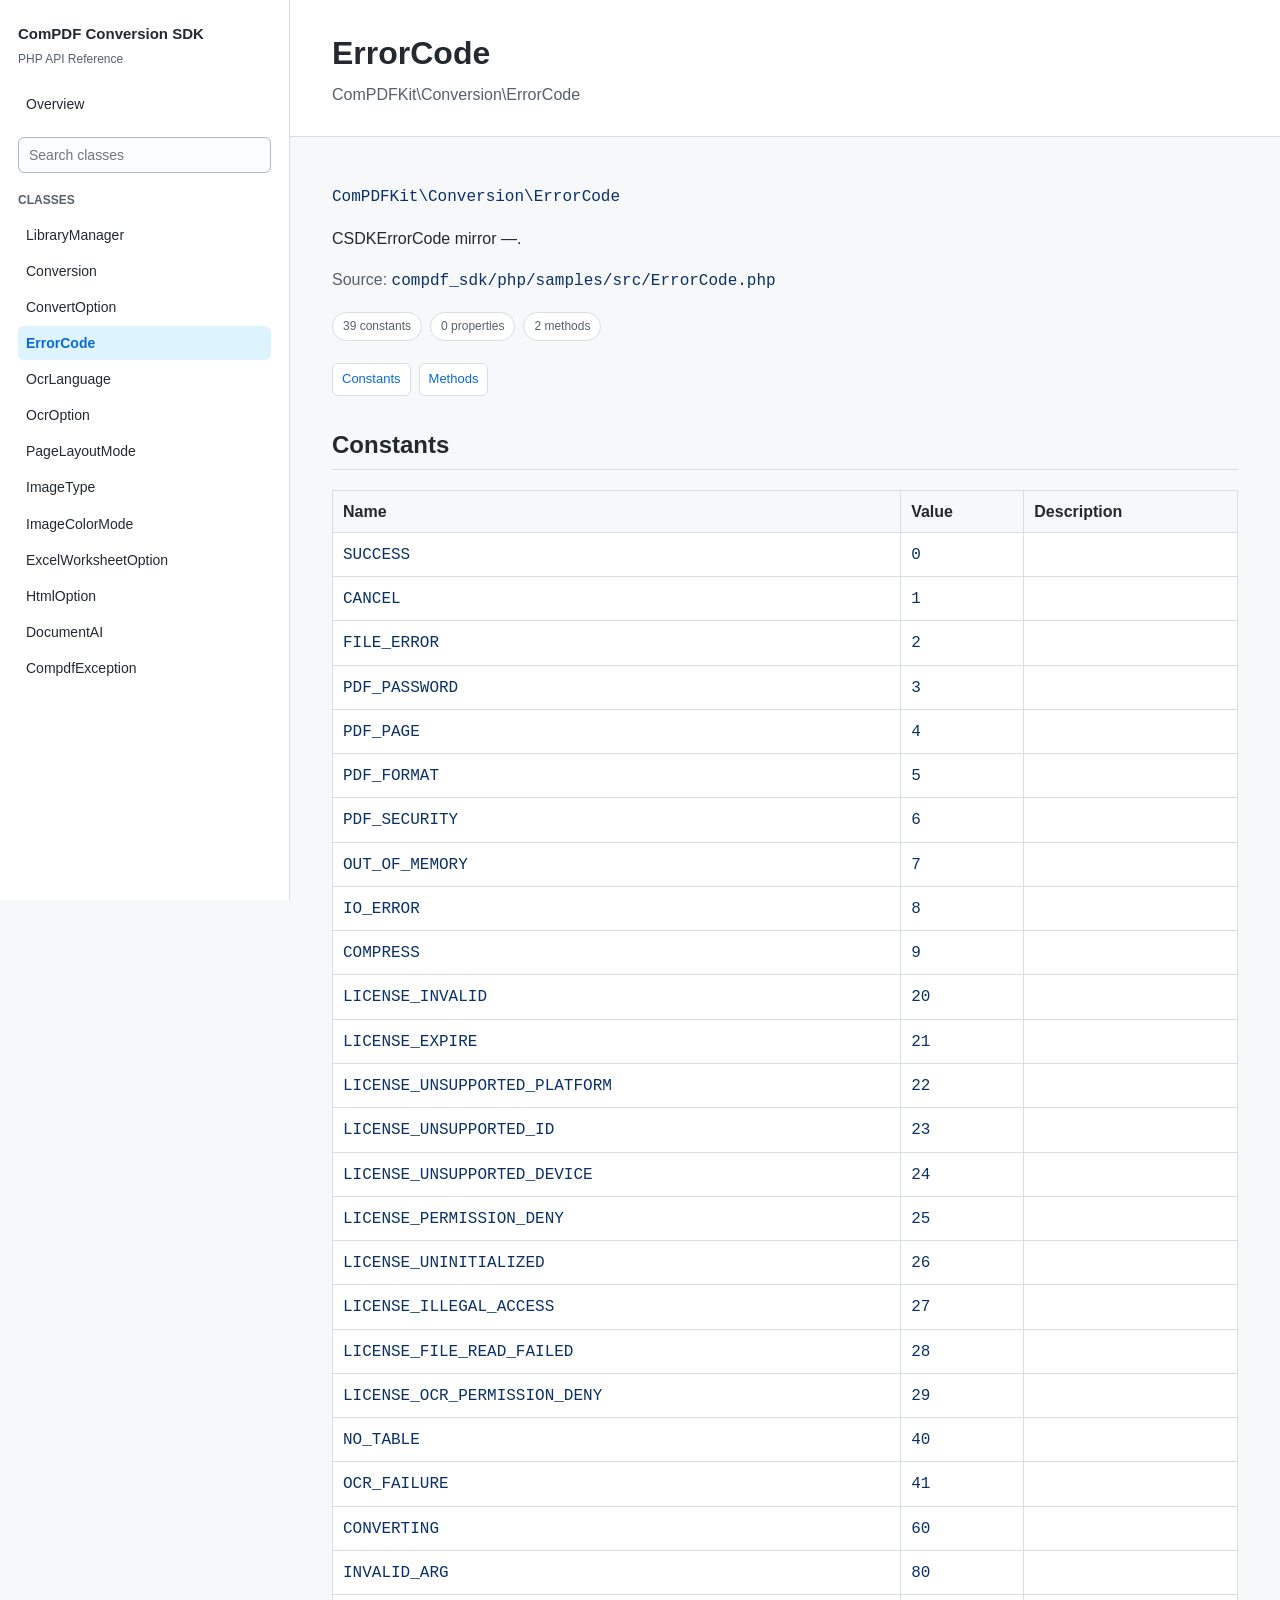
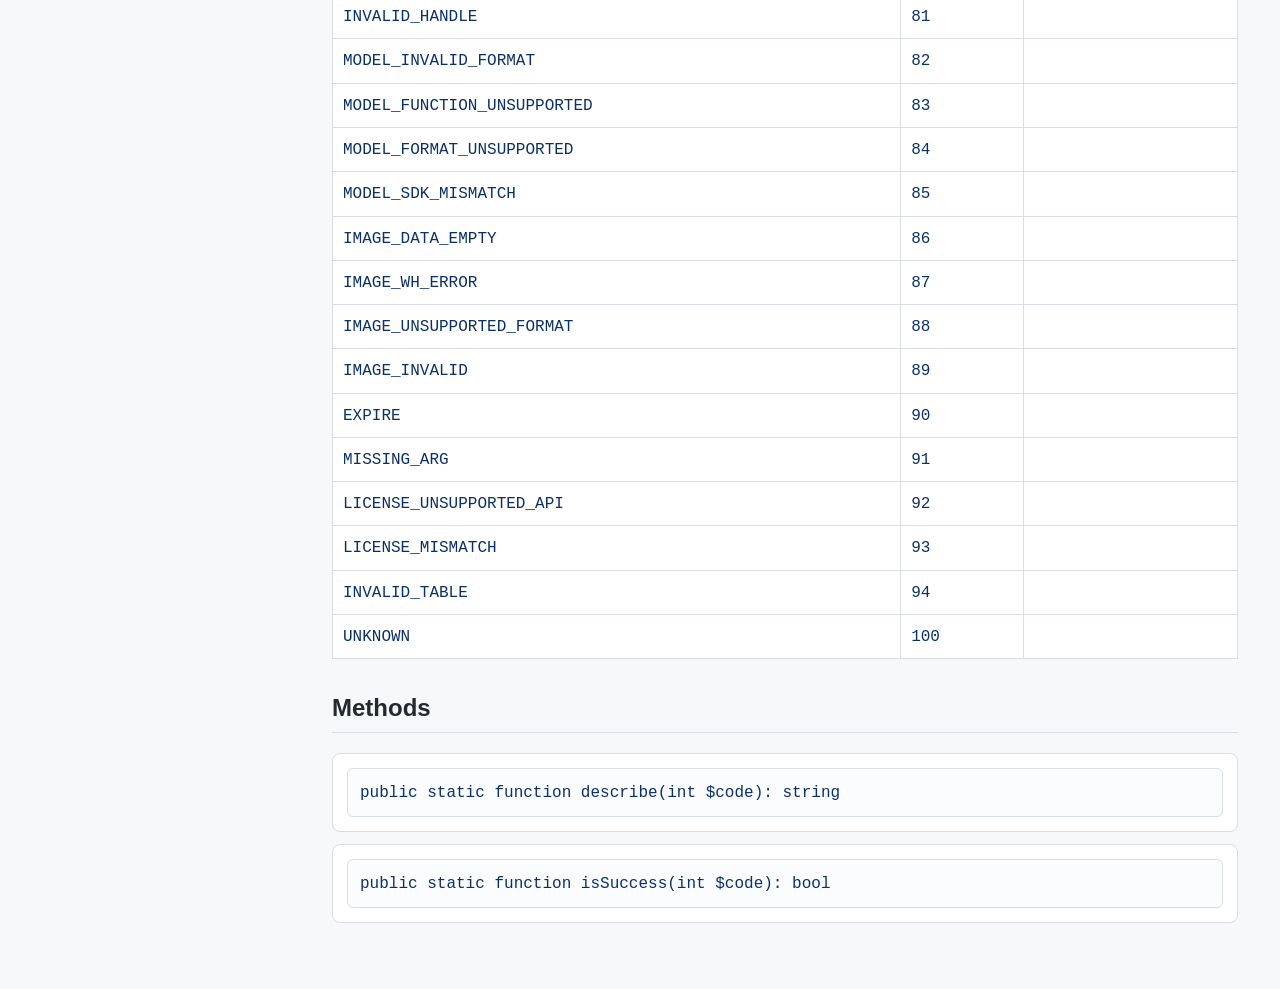
<file: ComPDF_Conversion_Linux_php_4_1_0/doc/html/ComPDFKit_Conversion_ErrorCode.html>
<!doctype html>
<html lang="en">
<head>
<meta charset="utf-8">
<meta name="viewport" content="width=device-width, initial-scale=1">
<title>ErrorCode</title>
<link rel="stylesheet" href="style.css">
</head>
<body>
<div class="layout">

<aside class="sidebar">
    <div class="brand">
        <div class="brand-title">ComPDF Conversion SDK</div>
        <div class="brand-subtitle">PHP API Reference</div>
    </div>
    <a class="nav-link" href="index.html">Overview</a>
    <div class="search"><input data-search type="search" placeholder="Search classes"></div>
    <div class="nav-section-title">Classes</div>
    <nav class="nav-list">
        <a class="nav-link" href="ComPDFKit_Conversion_LibraryManager.html" data-search-item="LibraryManager ComPDFKit\Conversion\LibraryManager">LibraryManager</a>
    <a class="nav-link" href="ComPDFKit_Conversion_Conversion.html" data-search-item="Conversion ComPDFKit\Conversion\Conversion">Conversion</a>
    <a class="nav-link" href="ComPDFKit_Conversion_ConvertOption.html" data-search-item="ConvertOption ComPDFKit\Conversion\ConvertOption">ConvertOption</a>
    <a class="nav-link active" href="ComPDFKit_Conversion_ErrorCode.html" data-search-item="ErrorCode ComPDFKit\Conversion\ErrorCode">ErrorCode</a>
    <a class="nav-link" href="ComPDFKit_Conversion_OcrLanguage.html" data-search-item="OcrLanguage ComPDFKit\Conversion\OcrLanguage">OcrLanguage</a>
    <a class="nav-link" href="ComPDFKit_Conversion_OcrOption.html" data-search-item="OcrOption ComPDFKit\Conversion\OcrOption">OcrOption</a>
    <a class="nav-link" href="ComPDFKit_Conversion_PageLayoutMode.html" data-search-item="PageLayoutMode ComPDFKit\Conversion\PageLayoutMode">PageLayoutMode</a>
    <a class="nav-link" href="ComPDFKit_Conversion_ImageType.html" data-search-item="ImageType ComPDFKit\Conversion\ImageType">ImageType</a>
    <a class="nav-link" href="ComPDFKit_Conversion_ImageColorMode.html" data-search-item="ImageColorMode ComPDFKit\Conversion\ImageColorMode">ImageColorMode</a>
    <a class="nav-link" href="ComPDFKit_Conversion_ExcelWorksheetOption.html" data-search-item="ExcelWorksheetOption ComPDFKit\Conversion\ExcelWorksheetOption">ExcelWorksheetOption</a>
    <a class="nav-link" href="ComPDFKit_Conversion_HtmlOption.html" data-search-item="HtmlOption ComPDFKit\Conversion\HtmlOption">HtmlOption</a>
    <a class="nav-link" href="ComPDFKit_Conversion_DocumentAI.html" data-search-item="DocumentAI ComPDFKit\Conversion\DocumentAI">DocumentAI</a>
    <a class="nav-link" href="ComPDFKit_Conversion_Exception_CompdfException.html" data-search-item="CompdfException ComPDFKit\Conversion\Exception\CompdfException">CompdfException</a>
    </nav>
</aside>

<div class="content">
<header class="hero">
    <h1>ErrorCode</h1>
    <p>ComPDFKit\Conversion\ErrorCode</p>
</header>
<main>
<p class="muted"><code>ComPDFKit\Conversion\ErrorCode</code></p>
<p>CSDKErrorCode mirror —.</p>
<p class="muted">Source: <code>compdf_sdk/php/samples/src/ErrorCode.php</code></p>
<div class="pill-row"><span class="pill">39 constants</span><span class="pill">0 properties</span><span class="pill">2 methods</span></div>
<div class="toc"><a href="#constants">Constants</a>
<a href="#methods">Methods</a></div>
<h2 id="constants">Constants</h2><table><thead><tr><th>Name</th><th>Value</th><th>Description</th></tr></thead><tbody><tr><td><code>SUCCESS</code></td><td><code>0</code></td><td></td></tr>
<tr><td><code>CANCEL</code></td><td><code>1</code></td><td></td></tr>
<tr><td><code>FILE_ERROR</code></td><td><code>2</code></td><td></td></tr>
<tr><td><code>PDF_PASSWORD</code></td><td><code>3</code></td><td></td></tr>
<tr><td><code>PDF_PAGE</code></td><td><code>4</code></td><td></td></tr>
<tr><td><code>PDF_FORMAT</code></td><td><code>5</code></td><td></td></tr>
<tr><td><code>PDF_SECURITY</code></td><td><code>6</code></td><td></td></tr>
<tr><td><code>OUT_OF_MEMORY</code></td><td><code>7</code></td><td></td></tr>
<tr><td><code>IO_ERROR</code></td><td><code>8</code></td><td></td></tr>
<tr><td><code>COMPRESS</code></td><td><code>9</code></td><td></td></tr>
<tr><td><code>LICENSE_INVALID</code></td><td><code>20</code></td><td></td></tr>
<tr><td><code>LICENSE_EXPIRE</code></td><td><code>21</code></td><td></td></tr>
<tr><td><code>LICENSE_UNSUPPORTED_PLATFORM</code></td><td><code>22</code></td><td></td></tr>
<tr><td><code>LICENSE_UNSUPPORTED_ID</code></td><td><code>23</code></td><td></td></tr>
<tr><td><code>LICENSE_UNSUPPORTED_DEVICE</code></td><td><code>24</code></td><td></td></tr>
<tr><td><code>LICENSE_PERMISSION_DENY</code></td><td><code>25</code></td><td></td></tr>
<tr><td><code>LICENSE_UNINITIALIZED</code></td><td><code>26</code></td><td></td></tr>
<tr><td><code>LICENSE_ILLEGAL_ACCESS</code></td><td><code>27</code></td><td></td></tr>
<tr><td><code>LICENSE_FILE_READ_FAILED</code></td><td><code>28</code></td><td></td></tr>
<tr><td><code>LICENSE_OCR_PERMISSION_DENY</code></td><td><code>29</code></td><td></td></tr>
<tr><td><code>NO_TABLE</code></td><td><code>40</code></td><td></td></tr>
<tr><td><code>OCR_FAILURE</code></td><td><code>41</code></td><td></td></tr>
<tr><td><code>CONVERTING</code></td><td><code>60</code></td><td></td></tr>
<tr><td><code>INVALID_ARG</code></td><td><code>80</code></td><td></td></tr>
<tr><td><code>INVALID_HANDLE</code></td><td><code>81</code></td><td></td></tr>
<tr><td><code>MODEL_INVALID_FORMAT</code></td><td><code>82</code></td><td></td></tr>
<tr><td><code>MODEL_FUNCTION_UNSUPPORTED</code></td><td><code>83</code></td><td></td></tr>
<tr><td><code>MODEL_FORMAT_UNSUPPORTED</code></td><td><code>84</code></td><td></td></tr>
<tr><td><code>MODEL_SDK_MISMATCH</code></td><td><code>85</code></td><td></td></tr>
<tr><td><code>IMAGE_DATA_EMPTY</code></td><td><code>86</code></td><td></td></tr>
<tr><td><code>IMAGE_WH_ERROR</code></td><td><code>87</code></td><td></td></tr>
<tr><td><code>IMAGE_UNSUPPORTED_FORMAT</code></td><td><code>88</code></td><td></td></tr>
<tr><td><code>IMAGE_INVALID</code></td><td><code>89</code></td><td></td></tr>
<tr><td><code>EXPIRE</code></td><td><code>90</code></td><td></td></tr>
<tr><td><code>MISSING_ARG</code></td><td><code>91</code></td><td></td></tr>
<tr><td><code>LICENSE_UNSUPPORTED_API</code></td><td><code>92</code></td><td></td></tr>
<tr><td><code>LICENSE_MISMATCH</code></td><td><code>93</code></td><td></td></tr>
<tr><td><code>INVALID_TABLE</code></td><td><code>94</code></td><td></td></tr>
<tr><td><code>UNKNOWN</code></td><td><code>100</code></td><td></td></tr></tbody></table>
<h2 id="methods">Methods</h2>
<section class="member" id="method-describe"><div class="sig"><code>public static function describe(int $code): string</code></div></section>
<section class="member" id="method-issuccess"><div class="sig"><code>public static function isSuccess(int $code): bool</code></div></section>
</main>
</div>
</div>
<script src="search.js"></script>
</body>
</html>
</file>
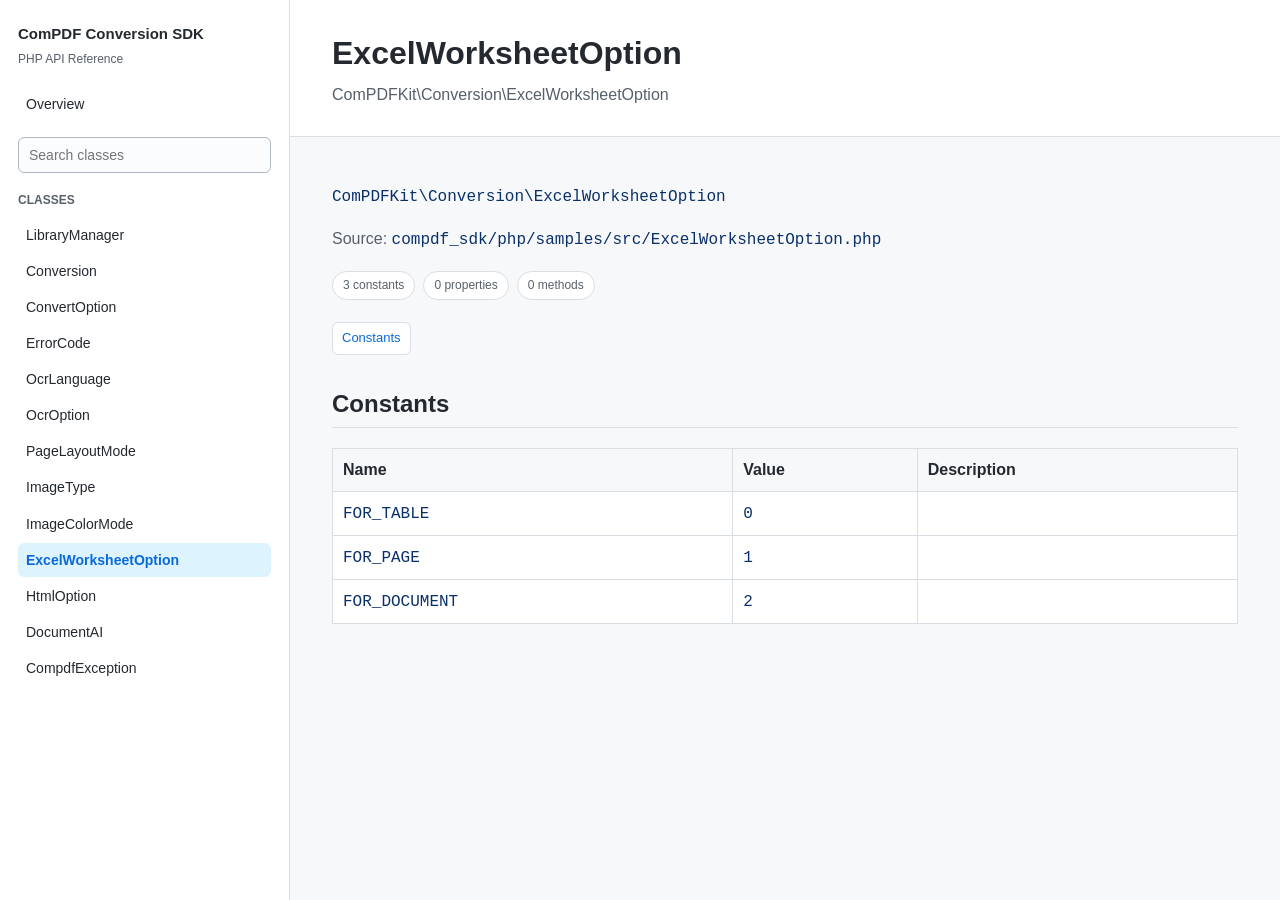
<file: ComPDF_Conversion_Linux_php_4_1_0/doc/html/ComPDFKit_Conversion_ExcelWorksheetOption.html>
<!doctype html>
<html lang="en">
<head>
<meta charset="utf-8">
<meta name="viewport" content="width=device-width, initial-scale=1">
<title>ExcelWorksheetOption</title>
<link rel="stylesheet" href="style.css">
</head>
<body>
<div class="layout">

<aside class="sidebar">
    <div class="brand">
        <div class="brand-title">ComPDF Conversion SDK</div>
        <div class="brand-subtitle">PHP API Reference</div>
    </div>
    <a class="nav-link" href="index.html">Overview</a>
    <div class="search"><input data-search type="search" placeholder="Search classes"></div>
    <div class="nav-section-title">Classes</div>
    <nav class="nav-list">
        <a class="nav-link" href="ComPDFKit_Conversion_LibraryManager.html" data-search-item="LibraryManager ComPDFKit\Conversion\LibraryManager">LibraryManager</a>
    <a class="nav-link" href="ComPDFKit_Conversion_Conversion.html" data-search-item="Conversion ComPDFKit\Conversion\Conversion">Conversion</a>
    <a class="nav-link" href="ComPDFKit_Conversion_ConvertOption.html" data-search-item="ConvertOption ComPDFKit\Conversion\ConvertOption">ConvertOption</a>
    <a class="nav-link" href="ComPDFKit_Conversion_ErrorCode.html" data-search-item="ErrorCode ComPDFKit\Conversion\ErrorCode">ErrorCode</a>
    <a class="nav-link" href="ComPDFKit_Conversion_OcrLanguage.html" data-search-item="OcrLanguage ComPDFKit\Conversion\OcrLanguage">OcrLanguage</a>
    <a class="nav-link" href="ComPDFKit_Conversion_OcrOption.html" data-search-item="OcrOption ComPDFKit\Conversion\OcrOption">OcrOption</a>
    <a class="nav-link" href="ComPDFKit_Conversion_PageLayoutMode.html" data-search-item="PageLayoutMode ComPDFKit\Conversion\PageLayoutMode">PageLayoutMode</a>
    <a class="nav-link" href="ComPDFKit_Conversion_ImageType.html" data-search-item="ImageType ComPDFKit\Conversion\ImageType">ImageType</a>
    <a class="nav-link" href="ComPDFKit_Conversion_ImageColorMode.html" data-search-item="ImageColorMode ComPDFKit\Conversion\ImageColorMode">ImageColorMode</a>
    <a class="nav-link active" href="ComPDFKit_Conversion_ExcelWorksheetOption.html" data-search-item="ExcelWorksheetOption ComPDFKit\Conversion\ExcelWorksheetOption">ExcelWorksheetOption</a>
    <a class="nav-link" href="ComPDFKit_Conversion_HtmlOption.html" data-search-item="HtmlOption ComPDFKit\Conversion\HtmlOption">HtmlOption</a>
    <a class="nav-link" href="ComPDFKit_Conversion_DocumentAI.html" data-search-item="DocumentAI ComPDFKit\Conversion\DocumentAI">DocumentAI</a>
    <a class="nav-link" href="ComPDFKit_Conversion_Exception_CompdfException.html" data-search-item="CompdfException ComPDFKit\Conversion\Exception\CompdfException">CompdfException</a>
    </nav>
</aside>

<div class="content">
<header class="hero">
    <h1>ExcelWorksheetOption</h1>
    <p>ComPDFKit\Conversion\ExcelWorksheetOption</p>
</header>
<main>
<p class="muted"><code>ComPDFKit\Conversion\ExcelWorksheetOption</code></p>
<p class="muted">Source: <code>compdf_sdk/php/samples/src/ExcelWorksheetOption.php</code></p>
<div class="pill-row"><span class="pill">3 constants</span><span class="pill">0 properties</span><span class="pill">0 methods</span></div>
<div class="toc"><a href="#constants">Constants</a></div>
<h2 id="constants">Constants</h2><table><thead><tr><th>Name</th><th>Value</th><th>Description</th></tr></thead><tbody><tr><td><code>FOR_TABLE</code></td><td><code>0</code></td><td></td></tr>
<tr><td><code>FOR_PAGE</code></td><td><code>1</code></td><td></td></tr>
<tr><td><code>FOR_DOCUMENT</code></td><td><code>2</code></td><td></td></tr></tbody></table>
</main>
</div>
</div>
<script src="search.js"></script>
</body>
</html>
</file>
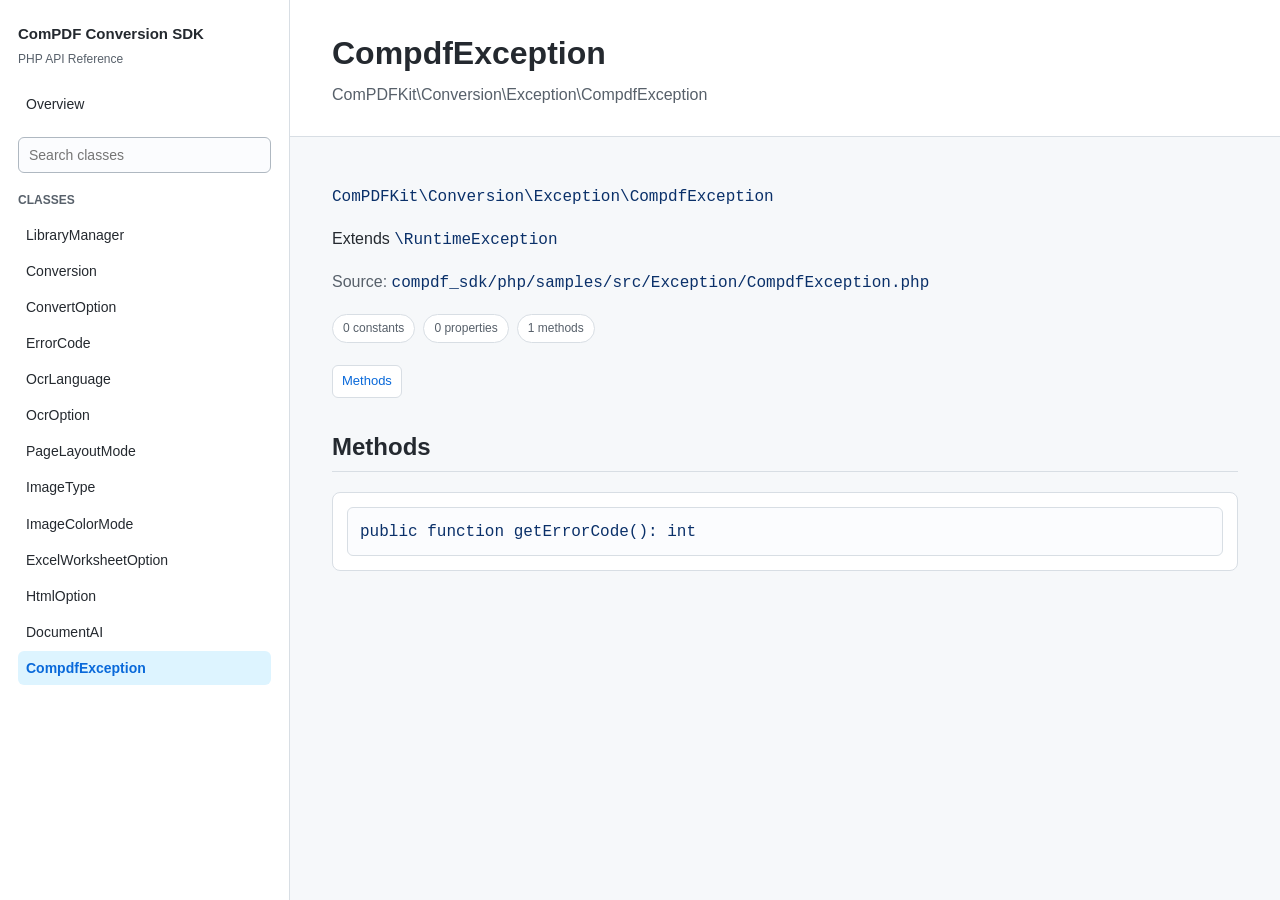
<file: ComPDF_Conversion_Linux_php_4_1_0/doc/html/ComPDFKit_Conversion_Exception_CompdfException.html>
<!doctype html>
<html lang="en">
<head>
<meta charset="utf-8">
<meta name="viewport" content="width=device-width, initial-scale=1">
<title>CompdfException</title>
<link rel="stylesheet" href="style.css">
</head>
<body>
<div class="layout">

<aside class="sidebar">
    <div class="brand">
        <div class="brand-title">ComPDF Conversion SDK</div>
        <div class="brand-subtitle">PHP API Reference</div>
    </div>
    <a class="nav-link" href="index.html">Overview</a>
    <div class="search"><input data-search type="search" placeholder="Search classes"></div>
    <div class="nav-section-title">Classes</div>
    <nav class="nav-list">
        <a class="nav-link" href="ComPDFKit_Conversion_LibraryManager.html" data-search-item="LibraryManager ComPDFKit\Conversion\LibraryManager">LibraryManager</a>
    <a class="nav-link" href="ComPDFKit_Conversion_Conversion.html" data-search-item="Conversion ComPDFKit\Conversion\Conversion">Conversion</a>
    <a class="nav-link" href="ComPDFKit_Conversion_ConvertOption.html" data-search-item="ConvertOption ComPDFKit\Conversion\ConvertOption">ConvertOption</a>
    <a class="nav-link" href="ComPDFKit_Conversion_ErrorCode.html" data-search-item="ErrorCode ComPDFKit\Conversion\ErrorCode">ErrorCode</a>
    <a class="nav-link" href="ComPDFKit_Conversion_OcrLanguage.html" data-search-item="OcrLanguage ComPDFKit\Conversion\OcrLanguage">OcrLanguage</a>
    <a class="nav-link" href="ComPDFKit_Conversion_OcrOption.html" data-search-item="OcrOption ComPDFKit\Conversion\OcrOption">OcrOption</a>
    <a class="nav-link" href="ComPDFKit_Conversion_PageLayoutMode.html" data-search-item="PageLayoutMode ComPDFKit\Conversion\PageLayoutMode">PageLayoutMode</a>
    <a class="nav-link" href="ComPDFKit_Conversion_ImageType.html" data-search-item="ImageType ComPDFKit\Conversion\ImageType">ImageType</a>
    <a class="nav-link" href="ComPDFKit_Conversion_ImageColorMode.html" data-search-item="ImageColorMode ComPDFKit\Conversion\ImageColorMode">ImageColorMode</a>
    <a class="nav-link" href="ComPDFKit_Conversion_ExcelWorksheetOption.html" data-search-item="ExcelWorksheetOption ComPDFKit\Conversion\ExcelWorksheetOption">ExcelWorksheetOption</a>
    <a class="nav-link" href="ComPDFKit_Conversion_HtmlOption.html" data-search-item="HtmlOption ComPDFKit\Conversion\HtmlOption">HtmlOption</a>
    <a class="nav-link" href="ComPDFKit_Conversion_DocumentAI.html" data-search-item="DocumentAI ComPDFKit\Conversion\DocumentAI">DocumentAI</a>
    <a class="nav-link active" href="ComPDFKit_Conversion_Exception_CompdfException.html" data-search-item="CompdfException ComPDFKit\Conversion\Exception\CompdfException">CompdfException</a>
    </nav>
</aside>

<div class="content">
<header class="hero">
    <h1>CompdfException</h1>
    <p>ComPDFKit\Conversion\Exception\CompdfException</p>
</header>
<main>
<p class="muted"><code>ComPDFKit\Conversion\Exception\CompdfException</code></p>
<p>Extends <code>\RuntimeException</code></p>
<p class="muted">Source: <code>compdf_sdk/php/samples/src/Exception/CompdfException.php</code></p>
<div class="pill-row"><span class="pill">0 constants</span><span class="pill">0 properties</span><span class="pill">1 methods</span></div>
<div class="toc"><a href="#methods">Methods</a></div>
<h2 id="methods">Methods</h2>
<section class="member" id="method-geterrorcode"><div class="sig"><code>public function getErrorCode(): int</code></div></section>
</main>
</div>
</div>
<script src="search.js"></script>
</body>
</html>
</file>
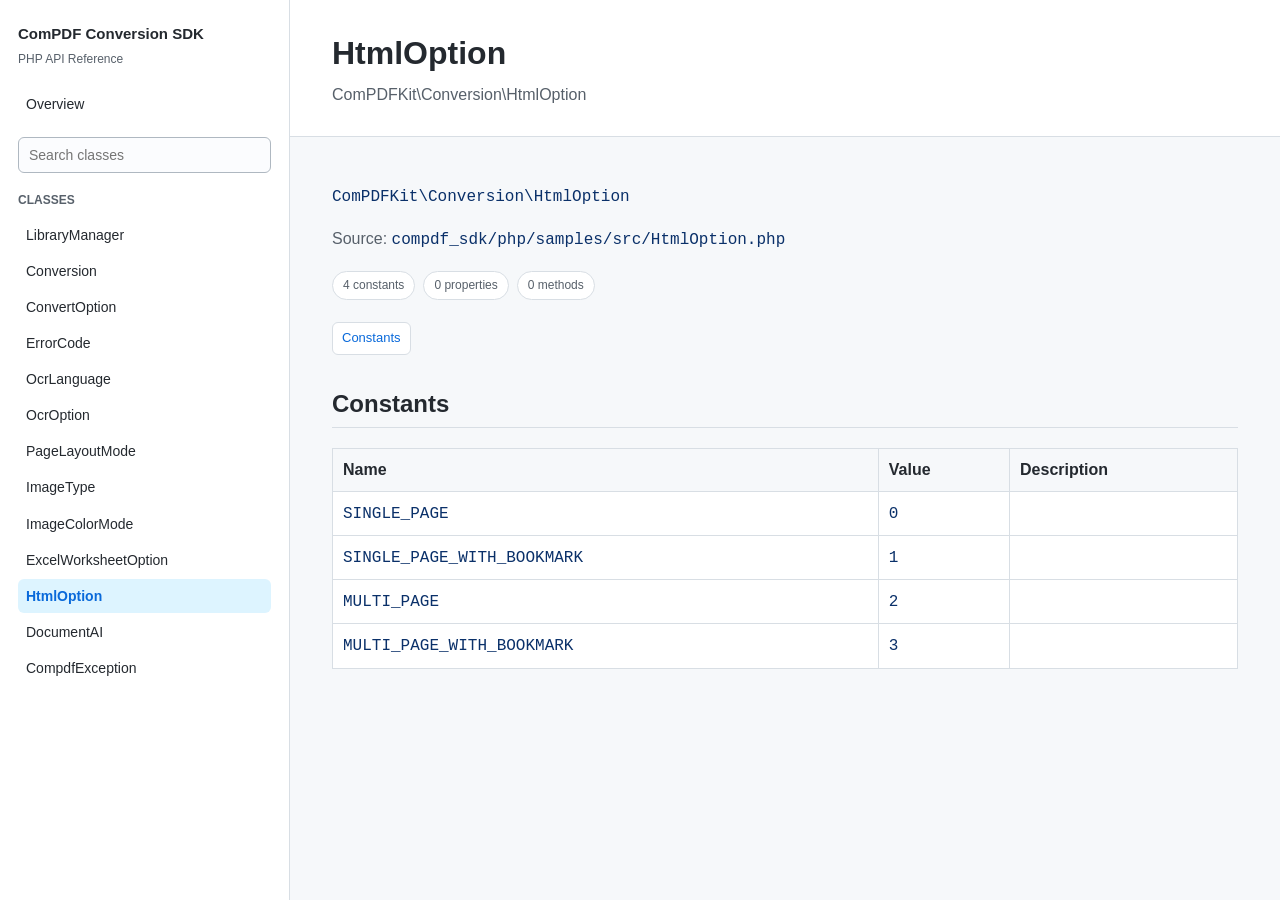
<file: ComPDF_Conversion_Linux_php_4_1_0/doc/html/ComPDFKit_Conversion_HtmlOption.html>
<!doctype html>
<html lang="en">
<head>
<meta charset="utf-8">
<meta name="viewport" content="width=device-width, initial-scale=1">
<title>HtmlOption</title>
<link rel="stylesheet" href="style.css">
</head>
<body>
<div class="layout">

<aside class="sidebar">
    <div class="brand">
        <div class="brand-title">ComPDF Conversion SDK</div>
        <div class="brand-subtitle">PHP API Reference</div>
    </div>
    <a class="nav-link" href="index.html">Overview</a>
    <div class="search"><input data-search type="search" placeholder="Search classes"></div>
    <div class="nav-section-title">Classes</div>
    <nav class="nav-list">
        <a class="nav-link" href="ComPDFKit_Conversion_LibraryManager.html" data-search-item="LibraryManager ComPDFKit\Conversion\LibraryManager">LibraryManager</a>
    <a class="nav-link" href="ComPDFKit_Conversion_Conversion.html" data-search-item="Conversion ComPDFKit\Conversion\Conversion">Conversion</a>
    <a class="nav-link" href="ComPDFKit_Conversion_ConvertOption.html" data-search-item="ConvertOption ComPDFKit\Conversion\ConvertOption">ConvertOption</a>
    <a class="nav-link" href="ComPDFKit_Conversion_ErrorCode.html" data-search-item="ErrorCode ComPDFKit\Conversion\ErrorCode">ErrorCode</a>
    <a class="nav-link" href="ComPDFKit_Conversion_OcrLanguage.html" data-search-item="OcrLanguage ComPDFKit\Conversion\OcrLanguage">OcrLanguage</a>
    <a class="nav-link" href="ComPDFKit_Conversion_OcrOption.html" data-search-item="OcrOption ComPDFKit\Conversion\OcrOption">OcrOption</a>
    <a class="nav-link" href="ComPDFKit_Conversion_PageLayoutMode.html" data-search-item="PageLayoutMode ComPDFKit\Conversion\PageLayoutMode">PageLayoutMode</a>
    <a class="nav-link" href="ComPDFKit_Conversion_ImageType.html" data-search-item="ImageType ComPDFKit\Conversion\ImageType">ImageType</a>
    <a class="nav-link" href="ComPDFKit_Conversion_ImageColorMode.html" data-search-item="ImageColorMode ComPDFKit\Conversion\ImageColorMode">ImageColorMode</a>
    <a class="nav-link" href="ComPDFKit_Conversion_ExcelWorksheetOption.html" data-search-item="ExcelWorksheetOption ComPDFKit\Conversion\ExcelWorksheetOption">ExcelWorksheetOption</a>
    <a class="nav-link active" href="ComPDFKit_Conversion_HtmlOption.html" data-search-item="HtmlOption ComPDFKit\Conversion\HtmlOption">HtmlOption</a>
    <a class="nav-link" href="ComPDFKit_Conversion_DocumentAI.html" data-search-item="DocumentAI ComPDFKit\Conversion\DocumentAI">DocumentAI</a>
    <a class="nav-link" href="ComPDFKit_Conversion_Exception_CompdfException.html" data-search-item="CompdfException ComPDFKit\Conversion\Exception\CompdfException">CompdfException</a>
    </nav>
</aside>

<div class="content">
<header class="hero">
    <h1>HtmlOption</h1>
    <p>ComPDFKit\Conversion\HtmlOption</p>
</header>
<main>
<p class="muted"><code>ComPDFKit\Conversion\HtmlOption</code></p>
<p class="muted">Source: <code>compdf_sdk/php/samples/src/HtmlOption.php</code></p>
<div class="pill-row"><span class="pill">4 constants</span><span class="pill">0 properties</span><span class="pill">0 methods</span></div>
<div class="toc"><a href="#constants">Constants</a></div>
<h2 id="constants">Constants</h2><table><thead><tr><th>Name</th><th>Value</th><th>Description</th></tr></thead><tbody><tr><td><code>SINGLE_PAGE</code></td><td><code>0</code></td><td></td></tr>
<tr><td><code>SINGLE_PAGE_WITH_BOOKMARK</code></td><td><code>1</code></td><td></td></tr>
<tr><td><code>MULTI_PAGE</code></td><td><code>2</code></td><td></td></tr>
<tr><td><code>MULTI_PAGE_WITH_BOOKMARK</code></td><td><code>3</code></td><td></td></tr></tbody></table>
</main>
</div>
</div>
<script src="search.js"></script>
</body>
</html>
</file>
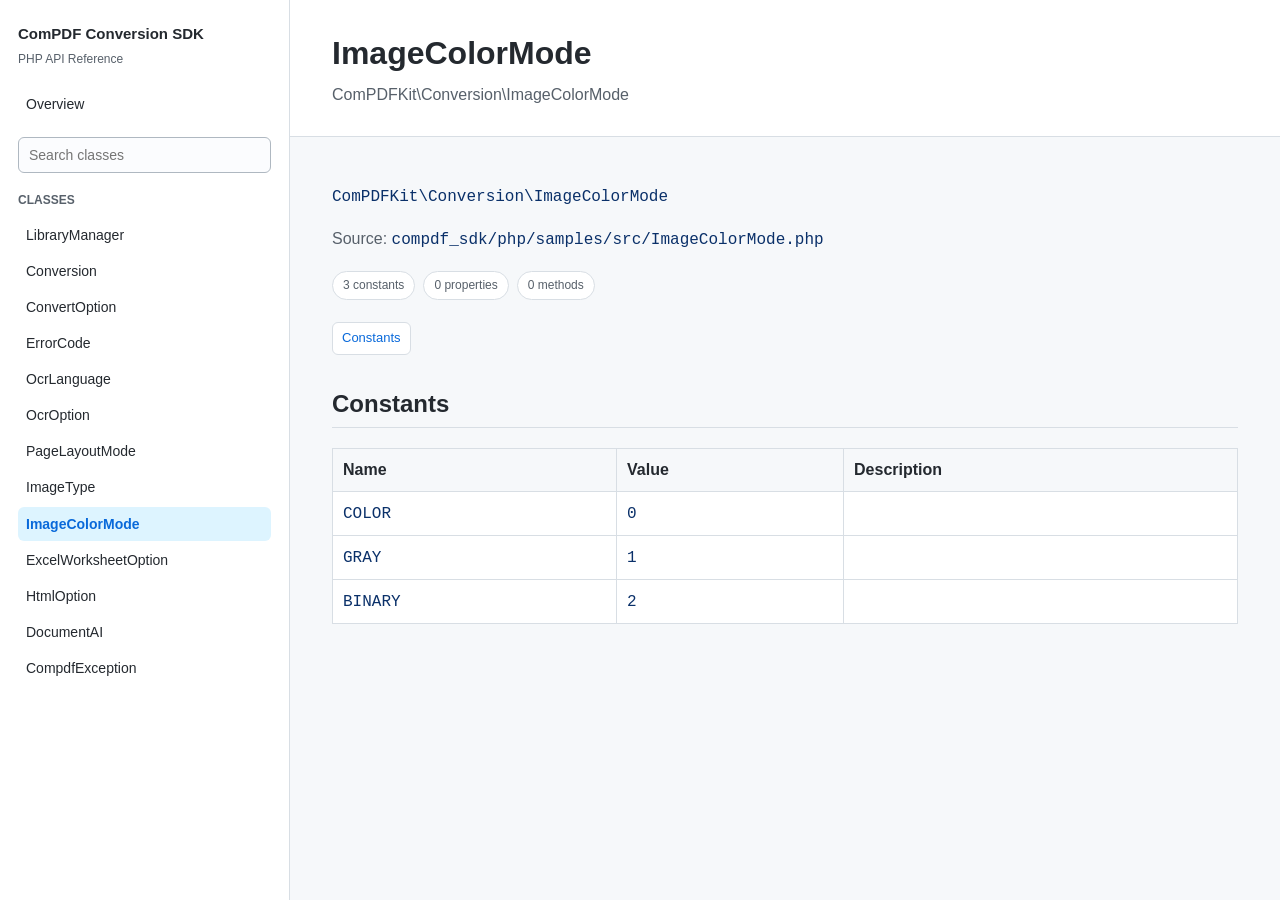
<file: ComPDF_Conversion_Linux_php_4_1_0/doc/html/ComPDFKit_Conversion_ImageColorMode.html>
<!doctype html>
<html lang="en">
<head>
<meta charset="utf-8">
<meta name="viewport" content="width=device-width, initial-scale=1">
<title>ImageColorMode</title>
<link rel="stylesheet" href="style.css">
</head>
<body>
<div class="layout">

<aside class="sidebar">
    <div class="brand">
        <div class="brand-title">ComPDF Conversion SDK</div>
        <div class="brand-subtitle">PHP API Reference</div>
    </div>
    <a class="nav-link" href="index.html">Overview</a>
    <div class="search"><input data-search type="search" placeholder="Search classes"></div>
    <div class="nav-section-title">Classes</div>
    <nav class="nav-list">
        <a class="nav-link" href="ComPDFKit_Conversion_LibraryManager.html" data-search-item="LibraryManager ComPDFKit\Conversion\LibraryManager">LibraryManager</a>
    <a class="nav-link" href="ComPDFKit_Conversion_Conversion.html" data-search-item="Conversion ComPDFKit\Conversion\Conversion">Conversion</a>
    <a class="nav-link" href="ComPDFKit_Conversion_ConvertOption.html" data-search-item="ConvertOption ComPDFKit\Conversion\ConvertOption">ConvertOption</a>
    <a class="nav-link" href="ComPDFKit_Conversion_ErrorCode.html" data-search-item="ErrorCode ComPDFKit\Conversion\ErrorCode">ErrorCode</a>
    <a class="nav-link" href="ComPDFKit_Conversion_OcrLanguage.html" data-search-item="OcrLanguage ComPDFKit\Conversion\OcrLanguage">OcrLanguage</a>
    <a class="nav-link" href="ComPDFKit_Conversion_OcrOption.html" data-search-item="OcrOption ComPDFKit\Conversion\OcrOption">OcrOption</a>
    <a class="nav-link" href="ComPDFKit_Conversion_PageLayoutMode.html" data-search-item="PageLayoutMode ComPDFKit\Conversion\PageLayoutMode">PageLayoutMode</a>
    <a class="nav-link" href="ComPDFKit_Conversion_ImageType.html" data-search-item="ImageType ComPDFKit\Conversion\ImageType">ImageType</a>
    <a class="nav-link active" href="ComPDFKit_Conversion_ImageColorMode.html" data-search-item="ImageColorMode ComPDFKit\Conversion\ImageColorMode">ImageColorMode</a>
    <a class="nav-link" href="ComPDFKit_Conversion_ExcelWorksheetOption.html" data-search-item="ExcelWorksheetOption ComPDFKit\Conversion\ExcelWorksheetOption">ExcelWorksheetOption</a>
    <a class="nav-link" href="ComPDFKit_Conversion_HtmlOption.html" data-search-item="HtmlOption ComPDFKit\Conversion\HtmlOption">HtmlOption</a>
    <a class="nav-link" href="ComPDFKit_Conversion_DocumentAI.html" data-search-item="DocumentAI ComPDFKit\Conversion\DocumentAI">DocumentAI</a>
    <a class="nav-link" href="ComPDFKit_Conversion_Exception_CompdfException.html" data-search-item="CompdfException ComPDFKit\Conversion\Exception\CompdfException">CompdfException</a>
    </nav>
</aside>

<div class="content">
<header class="hero">
    <h1>ImageColorMode</h1>
    <p>ComPDFKit\Conversion\ImageColorMode</p>
</header>
<main>
<p class="muted"><code>ComPDFKit\Conversion\ImageColorMode</code></p>
<p class="muted">Source: <code>compdf_sdk/php/samples/src/ImageColorMode.php</code></p>
<div class="pill-row"><span class="pill">3 constants</span><span class="pill">0 properties</span><span class="pill">0 methods</span></div>
<div class="toc"><a href="#constants">Constants</a></div>
<h2 id="constants">Constants</h2><table><thead><tr><th>Name</th><th>Value</th><th>Description</th></tr></thead><tbody><tr><td><code>COLOR</code></td><td><code>0</code></td><td></td></tr>
<tr><td><code>GRAY</code></td><td><code>1</code></td><td></td></tr>
<tr><td><code>BINARY</code></td><td><code>2</code></td><td></td></tr></tbody></table>
</main>
</div>
</div>
<script src="search.js"></script>
</body>
</html>
</file>
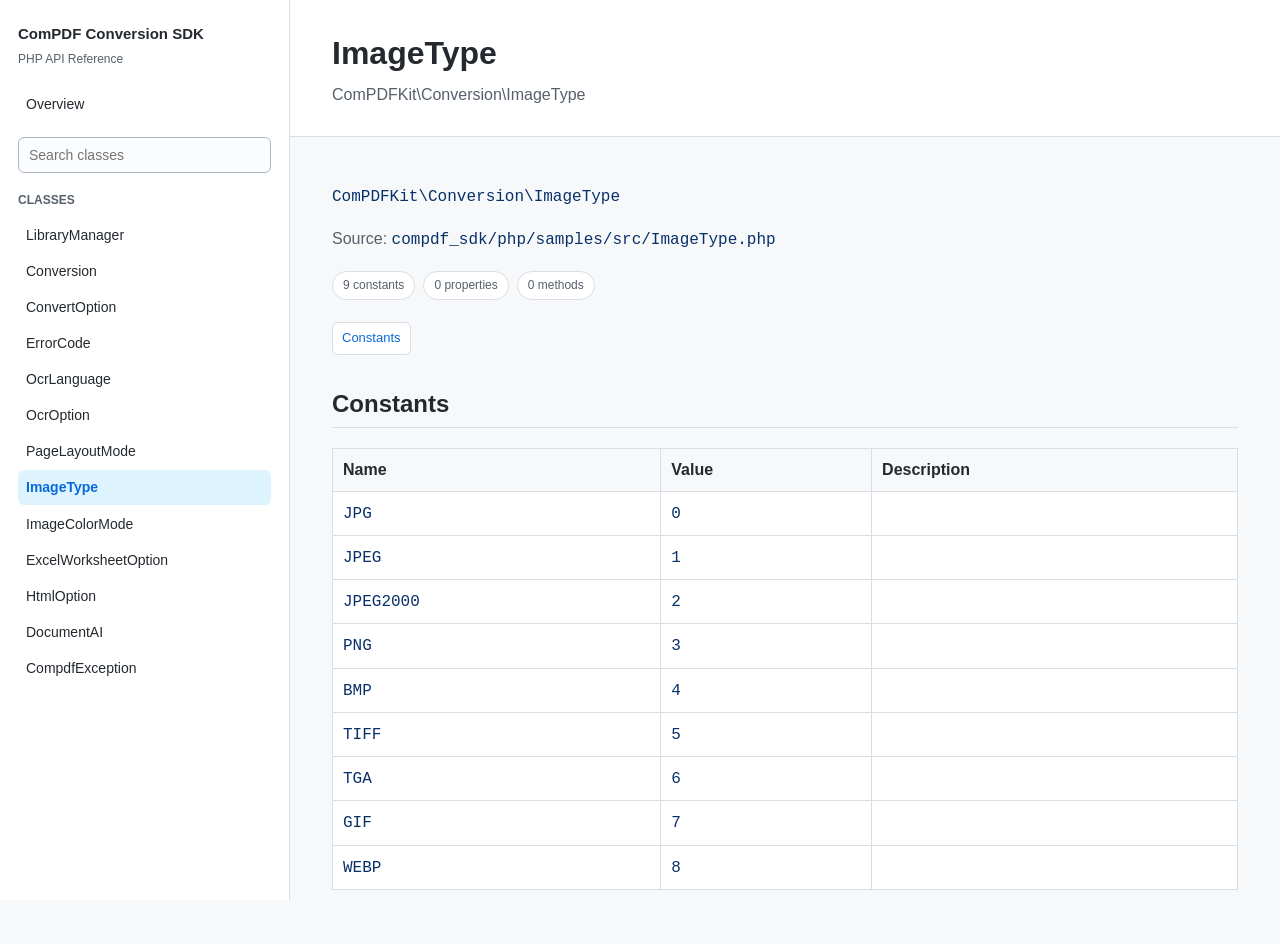
<file: ComPDF_Conversion_Linux_php_4_1_0/doc/html/ComPDFKit_Conversion_ImageType.html>
<!doctype html>
<html lang="en">
<head>
<meta charset="utf-8">
<meta name="viewport" content="width=device-width, initial-scale=1">
<title>ImageType</title>
<link rel="stylesheet" href="style.css">
</head>
<body>
<div class="layout">

<aside class="sidebar">
    <div class="brand">
        <div class="brand-title">ComPDF Conversion SDK</div>
        <div class="brand-subtitle">PHP API Reference</div>
    </div>
    <a class="nav-link" href="index.html">Overview</a>
    <div class="search"><input data-search type="search" placeholder="Search classes"></div>
    <div class="nav-section-title">Classes</div>
    <nav class="nav-list">
        <a class="nav-link" href="ComPDFKit_Conversion_LibraryManager.html" data-search-item="LibraryManager ComPDFKit\Conversion\LibraryManager">LibraryManager</a>
    <a class="nav-link" href="ComPDFKit_Conversion_Conversion.html" data-search-item="Conversion ComPDFKit\Conversion\Conversion">Conversion</a>
    <a class="nav-link" href="ComPDFKit_Conversion_ConvertOption.html" data-search-item="ConvertOption ComPDFKit\Conversion\ConvertOption">ConvertOption</a>
    <a class="nav-link" href="ComPDFKit_Conversion_ErrorCode.html" data-search-item="ErrorCode ComPDFKit\Conversion\ErrorCode">ErrorCode</a>
    <a class="nav-link" href="ComPDFKit_Conversion_OcrLanguage.html" data-search-item="OcrLanguage ComPDFKit\Conversion\OcrLanguage">OcrLanguage</a>
    <a class="nav-link" href="ComPDFKit_Conversion_OcrOption.html" data-search-item="OcrOption ComPDFKit\Conversion\OcrOption">OcrOption</a>
    <a class="nav-link" href="ComPDFKit_Conversion_PageLayoutMode.html" data-search-item="PageLayoutMode ComPDFKit\Conversion\PageLayoutMode">PageLayoutMode</a>
    <a class="nav-link active" href="ComPDFKit_Conversion_ImageType.html" data-search-item="ImageType ComPDFKit\Conversion\ImageType">ImageType</a>
    <a class="nav-link" href="ComPDFKit_Conversion_ImageColorMode.html" data-search-item="ImageColorMode ComPDFKit\Conversion\ImageColorMode">ImageColorMode</a>
    <a class="nav-link" href="ComPDFKit_Conversion_ExcelWorksheetOption.html" data-search-item="ExcelWorksheetOption ComPDFKit\Conversion\ExcelWorksheetOption">ExcelWorksheetOption</a>
    <a class="nav-link" href="ComPDFKit_Conversion_HtmlOption.html" data-search-item="HtmlOption ComPDFKit\Conversion\HtmlOption">HtmlOption</a>
    <a class="nav-link" href="ComPDFKit_Conversion_DocumentAI.html" data-search-item="DocumentAI ComPDFKit\Conversion\DocumentAI">DocumentAI</a>
    <a class="nav-link" href="ComPDFKit_Conversion_Exception_CompdfException.html" data-search-item="CompdfException ComPDFKit\Conversion\Exception\CompdfException">CompdfException</a>
    </nav>
</aside>

<div class="content">
<header class="hero">
    <h1>ImageType</h1>
    <p>ComPDFKit\Conversion\ImageType</p>
</header>
<main>
<p class="muted"><code>ComPDFKit\Conversion\ImageType</code></p>
<p class="muted">Source: <code>compdf_sdk/php/samples/src/ImageType.php</code></p>
<div class="pill-row"><span class="pill">9 constants</span><span class="pill">0 properties</span><span class="pill">0 methods</span></div>
<div class="toc"><a href="#constants">Constants</a></div>
<h2 id="constants">Constants</h2><table><thead><tr><th>Name</th><th>Value</th><th>Description</th></tr></thead><tbody><tr><td><code>JPG</code></td><td><code>0</code></td><td></td></tr>
<tr><td><code>JPEG</code></td><td><code>1</code></td><td></td></tr>
<tr><td><code>JPEG2000</code></td><td><code>2</code></td><td></td></tr>
<tr><td><code>PNG</code></td><td><code>3</code></td><td></td></tr>
<tr><td><code>BMP</code></td><td><code>4</code></td><td></td></tr>
<tr><td><code>TIFF</code></td><td><code>5</code></td><td></td></tr>
<tr><td><code>TGA</code></td><td><code>6</code></td><td></td></tr>
<tr><td><code>GIF</code></td><td><code>7</code></td><td></td></tr>
<tr><td><code>WEBP</code></td><td><code>8</code></td><td></td></tr></tbody></table>
</main>
</div>
</div>
<script src="search.js"></script>
</body>
</html>
</file>
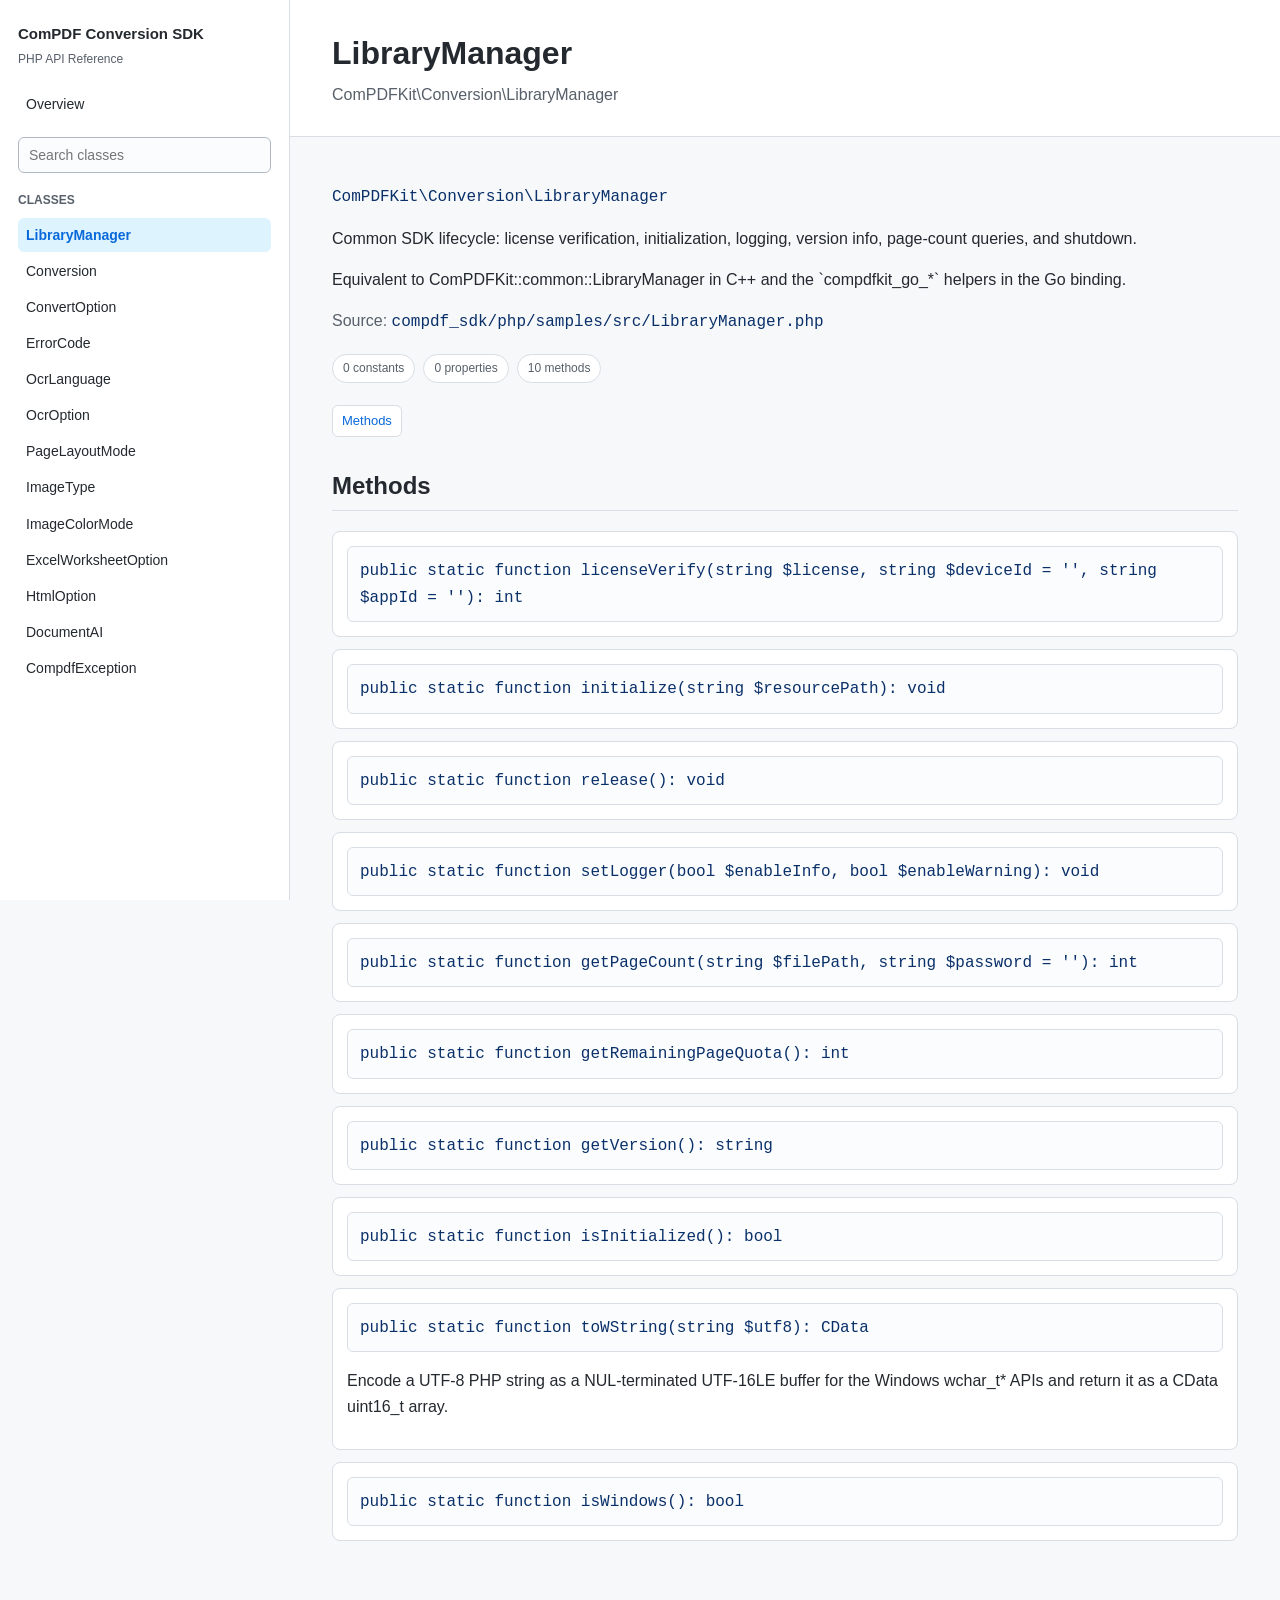
<file: ComPDF_Conversion_Linux_php_4_1_0/doc/html/ComPDFKit_Conversion_LibraryManager.html>
<!doctype html>
<html lang="en">
<head>
<meta charset="utf-8">
<meta name="viewport" content="width=device-width, initial-scale=1">
<title>LibraryManager</title>
<link rel="stylesheet" href="style.css">
</head>
<body>
<div class="layout">

<aside class="sidebar">
    <div class="brand">
        <div class="brand-title">ComPDF Conversion SDK</div>
        <div class="brand-subtitle">PHP API Reference</div>
    </div>
    <a class="nav-link" href="index.html">Overview</a>
    <div class="search"><input data-search type="search" placeholder="Search classes"></div>
    <div class="nav-section-title">Classes</div>
    <nav class="nav-list">
        <a class="nav-link active" href="ComPDFKit_Conversion_LibraryManager.html" data-search-item="LibraryManager ComPDFKit\Conversion\LibraryManager">LibraryManager</a>
    <a class="nav-link" href="ComPDFKit_Conversion_Conversion.html" data-search-item="Conversion ComPDFKit\Conversion\Conversion">Conversion</a>
    <a class="nav-link" href="ComPDFKit_Conversion_ConvertOption.html" data-search-item="ConvertOption ComPDFKit\Conversion\ConvertOption">ConvertOption</a>
    <a class="nav-link" href="ComPDFKit_Conversion_ErrorCode.html" data-search-item="ErrorCode ComPDFKit\Conversion\ErrorCode">ErrorCode</a>
    <a class="nav-link" href="ComPDFKit_Conversion_OcrLanguage.html" data-search-item="OcrLanguage ComPDFKit\Conversion\OcrLanguage">OcrLanguage</a>
    <a class="nav-link" href="ComPDFKit_Conversion_OcrOption.html" data-search-item="OcrOption ComPDFKit\Conversion\OcrOption">OcrOption</a>
    <a class="nav-link" href="ComPDFKit_Conversion_PageLayoutMode.html" data-search-item="PageLayoutMode ComPDFKit\Conversion\PageLayoutMode">PageLayoutMode</a>
    <a class="nav-link" href="ComPDFKit_Conversion_ImageType.html" data-search-item="ImageType ComPDFKit\Conversion\ImageType">ImageType</a>
    <a class="nav-link" href="ComPDFKit_Conversion_ImageColorMode.html" data-search-item="ImageColorMode ComPDFKit\Conversion\ImageColorMode">ImageColorMode</a>
    <a class="nav-link" href="ComPDFKit_Conversion_ExcelWorksheetOption.html" data-search-item="ExcelWorksheetOption ComPDFKit\Conversion\ExcelWorksheetOption">ExcelWorksheetOption</a>
    <a class="nav-link" href="ComPDFKit_Conversion_HtmlOption.html" data-search-item="HtmlOption ComPDFKit\Conversion\HtmlOption">HtmlOption</a>
    <a class="nav-link" href="ComPDFKit_Conversion_DocumentAI.html" data-search-item="DocumentAI ComPDFKit\Conversion\DocumentAI">DocumentAI</a>
    <a class="nav-link" href="ComPDFKit_Conversion_Exception_CompdfException.html" data-search-item="CompdfException ComPDFKit\Conversion\Exception\CompdfException">CompdfException</a>
    </nav>
</aside>

<div class="content">
<header class="hero">
    <h1>LibraryManager</h1>
    <p>ComPDFKit\Conversion\LibraryManager</p>
</header>
<main>
<p class="muted"><code>ComPDFKit\Conversion\LibraryManager</code></p>
<p>Common SDK lifecycle: license verification, initialization, logging,
version info, page-count queries, and shutdown.</p>
<p>Equivalent to ComPDFKit::common::LibraryManager in C++ and the
`compdfkit_go_*` helpers in the Go binding.</p>
<p class="muted">Source: <code>compdf_sdk/php/samples/src/LibraryManager.php</code></p>
<div class="pill-row"><span class="pill">0 constants</span><span class="pill">0 properties</span><span class="pill">10 methods</span></div>
<div class="toc"><a href="#methods">Methods</a></div>
<h2 id="methods">Methods</h2>
<section class="member" id="method-licenseverify"><div class="sig"><code>public static function licenseVerify(string $license, string $deviceId = &#x27;&#x27;, string $appId = &#x27;&#x27;): int</code></div></section>
<section class="member" id="method-initialize"><div class="sig"><code>public static function initialize(string $resourcePath): void</code></div></section>
<section class="member" id="method-release"><div class="sig"><code>public static function release(): void</code></div></section>
<section class="member" id="method-setlogger"><div class="sig"><code>public static function setLogger(bool $enableInfo, bool $enableWarning): void</code></div></section>
<section class="member" id="method-getpagecount"><div class="sig"><code>public static function getPageCount(string $filePath, string $password = &#x27;&#x27;): int</code></div></section>
<section class="member" id="method-getremainingpagequota"><div class="sig"><code>public static function getRemainingPageQuota(): int</code></div></section>
<section class="member" id="method-getversion"><div class="sig"><code>public static function getVersion(): string</code></div></section>
<section class="member" id="method-isinitialized"><div class="sig"><code>public static function isInitialized(): bool</code></div></section>
<section class="member" id="method-towstring"><div class="sig"><code>public static function toWString(string $utf8): CData</code></div><p>Encode a UTF-8 PHP string as a NUL-terminated UTF-16LE buffer for the
Windows wchar_t* APIs and return it as a CData uint16_t array.</p></section>
<section class="member" id="method-iswindows"><div class="sig"><code>public static function isWindows(): bool</code></div></section>
</main>
</div>
</div>
<script src="search.js"></script>
</body>
</html>
</file>
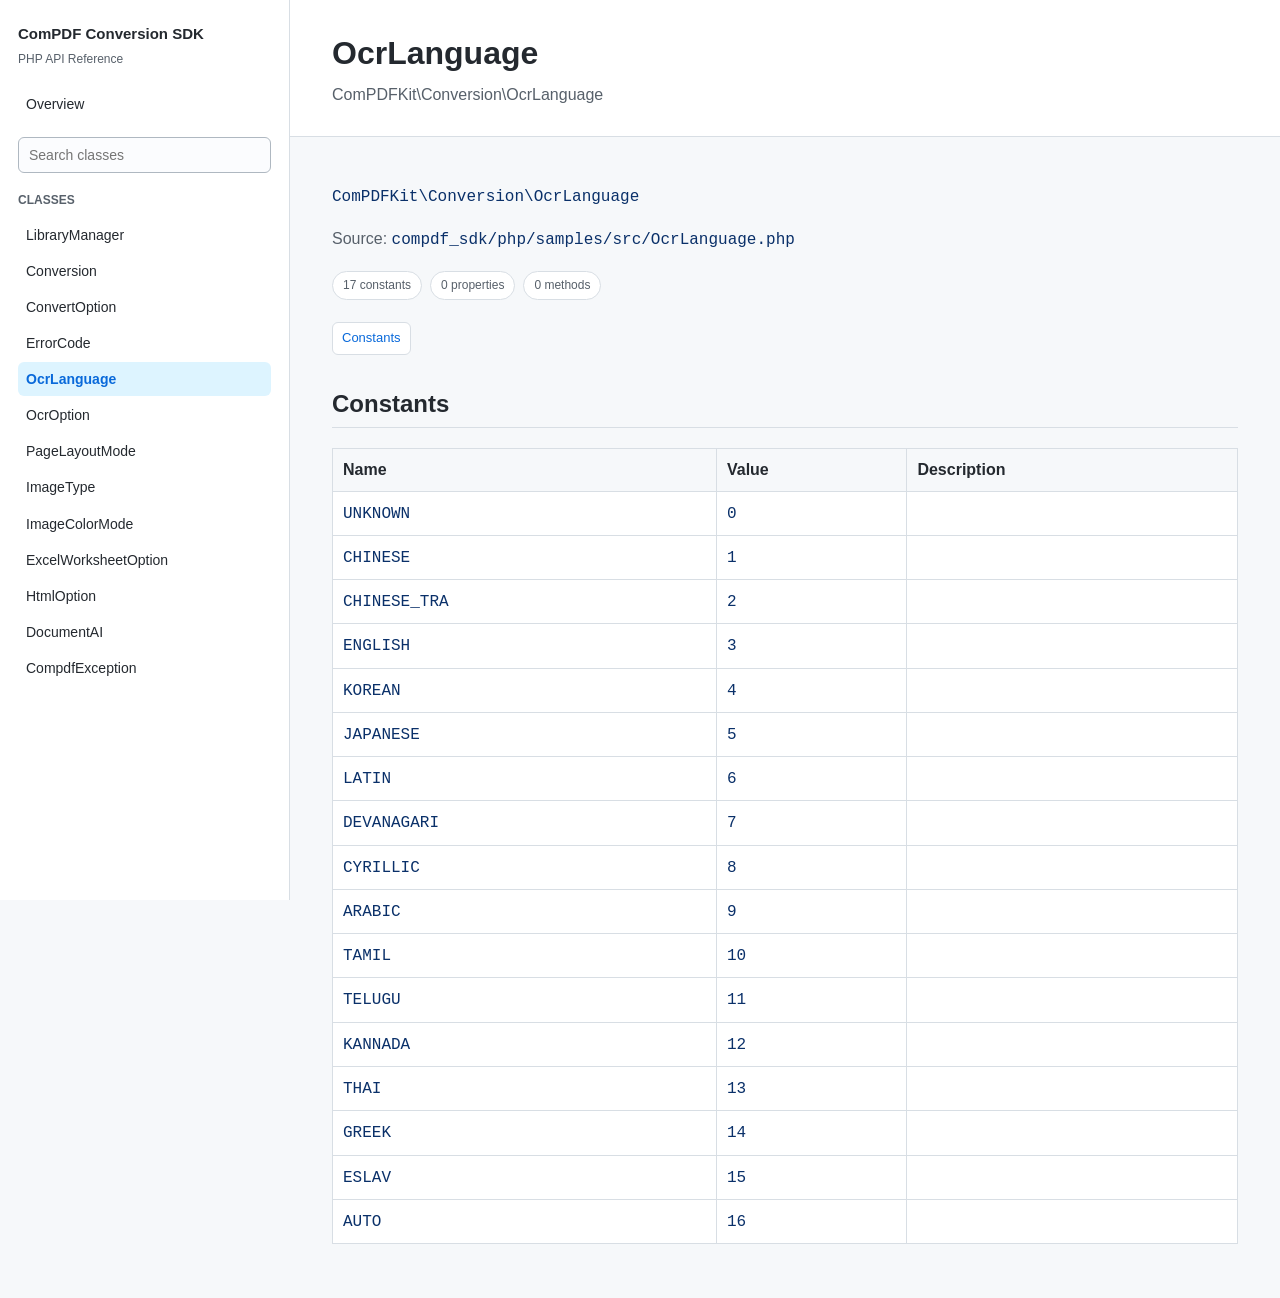
<file: ComPDF_Conversion_Linux_php_4_1_0/doc/html/ComPDFKit_Conversion_OcrLanguage.html>
<!doctype html>
<html lang="en">
<head>
<meta charset="utf-8">
<meta name="viewport" content="width=device-width, initial-scale=1">
<title>OcrLanguage</title>
<link rel="stylesheet" href="style.css">
</head>
<body>
<div class="layout">

<aside class="sidebar">
    <div class="brand">
        <div class="brand-title">ComPDF Conversion SDK</div>
        <div class="brand-subtitle">PHP API Reference</div>
    </div>
    <a class="nav-link" href="index.html">Overview</a>
    <div class="search"><input data-search type="search" placeholder="Search classes"></div>
    <div class="nav-section-title">Classes</div>
    <nav class="nav-list">
        <a class="nav-link" href="ComPDFKit_Conversion_LibraryManager.html" data-search-item="LibraryManager ComPDFKit\Conversion\LibraryManager">LibraryManager</a>
    <a class="nav-link" href="ComPDFKit_Conversion_Conversion.html" data-search-item="Conversion ComPDFKit\Conversion\Conversion">Conversion</a>
    <a class="nav-link" href="ComPDFKit_Conversion_ConvertOption.html" data-search-item="ConvertOption ComPDFKit\Conversion\ConvertOption">ConvertOption</a>
    <a class="nav-link" href="ComPDFKit_Conversion_ErrorCode.html" data-search-item="ErrorCode ComPDFKit\Conversion\ErrorCode">ErrorCode</a>
    <a class="nav-link active" href="ComPDFKit_Conversion_OcrLanguage.html" data-search-item="OcrLanguage ComPDFKit\Conversion\OcrLanguage">OcrLanguage</a>
    <a class="nav-link" href="ComPDFKit_Conversion_OcrOption.html" data-search-item="OcrOption ComPDFKit\Conversion\OcrOption">OcrOption</a>
    <a class="nav-link" href="ComPDFKit_Conversion_PageLayoutMode.html" data-search-item="PageLayoutMode ComPDFKit\Conversion\PageLayoutMode">PageLayoutMode</a>
    <a class="nav-link" href="ComPDFKit_Conversion_ImageType.html" data-search-item="ImageType ComPDFKit\Conversion\ImageType">ImageType</a>
    <a class="nav-link" href="ComPDFKit_Conversion_ImageColorMode.html" data-search-item="ImageColorMode ComPDFKit\Conversion\ImageColorMode">ImageColorMode</a>
    <a class="nav-link" href="ComPDFKit_Conversion_ExcelWorksheetOption.html" data-search-item="ExcelWorksheetOption ComPDFKit\Conversion\ExcelWorksheetOption">ExcelWorksheetOption</a>
    <a class="nav-link" href="ComPDFKit_Conversion_HtmlOption.html" data-search-item="HtmlOption ComPDFKit\Conversion\HtmlOption">HtmlOption</a>
    <a class="nav-link" href="ComPDFKit_Conversion_DocumentAI.html" data-search-item="DocumentAI ComPDFKit\Conversion\DocumentAI">DocumentAI</a>
    <a class="nav-link" href="ComPDFKit_Conversion_Exception_CompdfException.html" data-search-item="CompdfException ComPDFKit\Conversion\Exception\CompdfException">CompdfException</a>
    </nav>
</aside>

<div class="content">
<header class="hero">
    <h1>OcrLanguage</h1>
    <p>ComPDFKit\Conversion\OcrLanguage</p>
</header>
<main>
<p class="muted"><code>ComPDFKit\Conversion\OcrLanguage</code></p>
<p class="muted">Source: <code>compdf_sdk/php/samples/src/OcrLanguage.php</code></p>
<div class="pill-row"><span class="pill">17 constants</span><span class="pill">0 properties</span><span class="pill">0 methods</span></div>
<div class="toc"><a href="#constants">Constants</a></div>
<h2 id="constants">Constants</h2><table><thead><tr><th>Name</th><th>Value</th><th>Description</th></tr></thead><tbody><tr><td><code>UNKNOWN</code></td><td><code>0</code></td><td></td></tr>
<tr><td><code>CHINESE</code></td><td><code>1</code></td><td></td></tr>
<tr><td><code>CHINESE_TRA</code></td><td><code>2</code></td><td></td></tr>
<tr><td><code>ENGLISH</code></td><td><code>3</code></td><td></td></tr>
<tr><td><code>KOREAN</code></td><td><code>4</code></td><td></td></tr>
<tr><td><code>JAPANESE</code></td><td><code>5</code></td><td></td></tr>
<tr><td><code>LATIN</code></td><td><code>6</code></td><td></td></tr>
<tr><td><code>DEVANAGARI</code></td><td><code>7</code></td><td></td></tr>
<tr><td><code>CYRILLIC</code></td><td><code>8</code></td><td></td></tr>
<tr><td><code>ARABIC</code></td><td><code>9</code></td><td></td></tr>
<tr><td><code>TAMIL</code></td><td><code>10</code></td><td></td></tr>
<tr><td><code>TELUGU</code></td><td><code>11</code></td><td></td></tr>
<tr><td><code>KANNADA</code></td><td><code>12</code></td><td></td></tr>
<tr><td><code>THAI</code></td><td><code>13</code></td><td></td></tr>
<tr><td><code>GREEK</code></td><td><code>14</code></td><td></td></tr>
<tr><td><code>ESLAV</code></td><td><code>15</code></td><td></td></tr>
<tr><td><code>AUTO</code></td><td><code>16</code></td><td></td></tr></tbody></table>
</main>
</div>
</div>
<script src="search.js"></script>
</body>
</html>
</file>
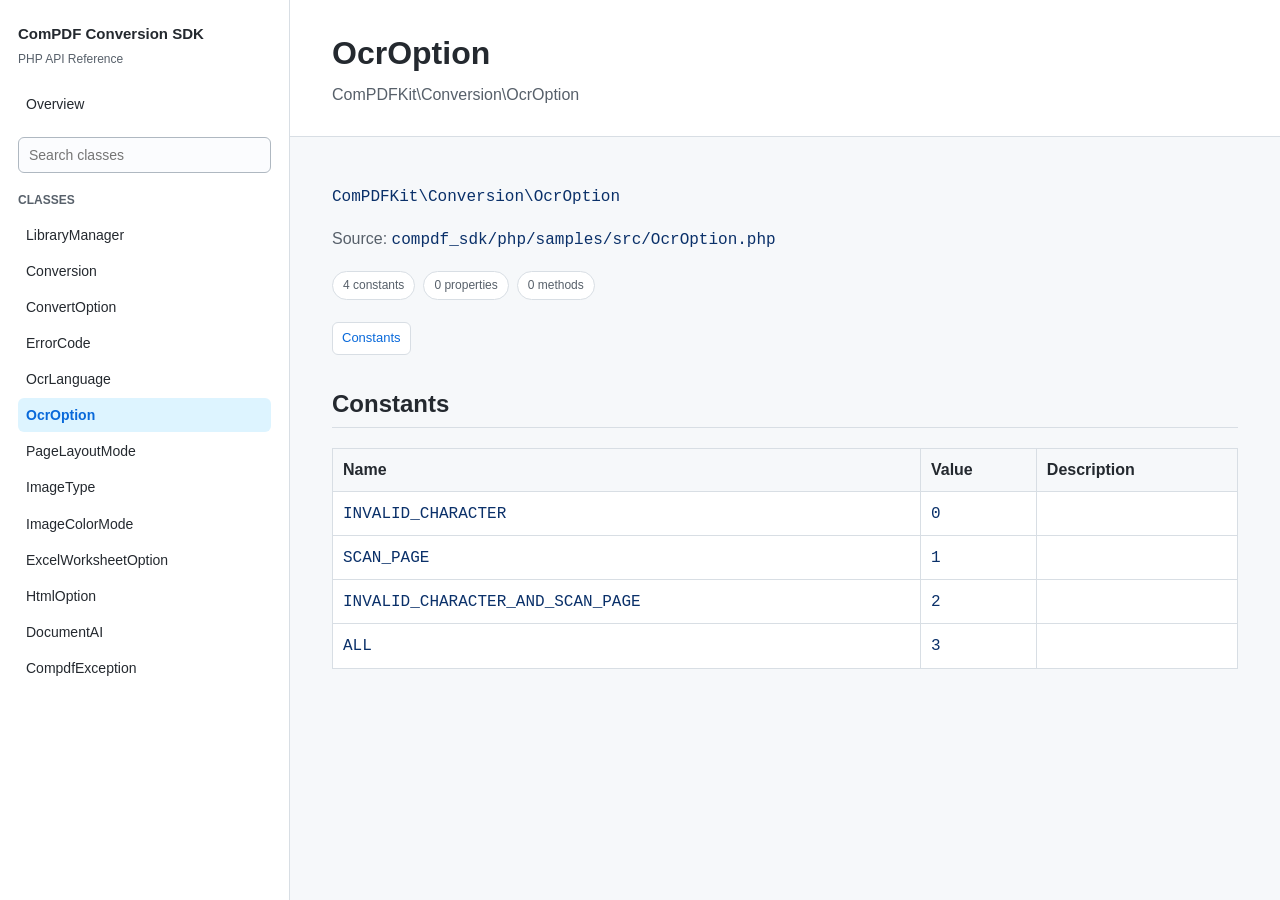
<file: ComPDF_Conversion_Linux_php_4_1_0/doc/html/ComPDFKit_Conversion_OcrOption.html>
<!doctype html>
<html lang="en">
<head>
<meta charset="utf-8">
<meta name="viewport" content="width=device-width, initial-scale=1">
<title>OcrOption</title>
<link rel="stylesheet" href="style.css">
</head>
<body>
<div class="layout">

<aside class="sidebar">
    <div class="brand">
        <div class="brand-title">ComPDF Conversion SDK</div>
        <div class="brand-subtitle">PHP API Reference</div>
    </div>
    <a class="nav-link" href="index.html">Overview</a>
    <div class="search"><input data-search type="search" placeholder="Search classes"></div>
    <div class="nav-section-title">Classes</div>
    <nav class="nav-list">
        <a class="nav-link" href="ComPDFKit_Conversion_LibraryManager.html" data-search-item="LibraryManager ComPDFKit\Conversion\LibraryManager">LibraryManager</a>
    <a class="nav-link" href="ComPDFKit_Conversion_Conversion.html" data-search-item="Conversion ComPDFKit\Conversion\Conversion">Conversion</a>
    <a class="nav-link" href="ComPDFKit_Conversion_ConvertOption.html" data-search-item="ConvertOption ComPDFKit\Conversion\ConvertOption">ConvertOption</a>
    <a class="nav-link" href="ComPDFKit_Conversion_ErrorCode.html" data-search-item="ErrorCode ComPDFKit\Conversion\ErrorCode">ErrorCode</a>
    <a class="nav-link" href="ComPDFKit_Conversion_OcrLanguage.html" data-search-item="OcrLanguage ComPDFKit\Conversion\OcrLanguage">OcrLanguage</a>
    <a class="nav-link active" href="ComPDFKit_Conversion_OcrOption.html" data-search-item="OcrOption ComPDFKit\Conversion\OcrOption">OcrOption</a>
    <a class="nav-link" href="ComPDFKit_Conversion_PageLayoutMode.html" data-search-item="PageLayoutMode ComPDFKit\Conversion\PageLayoutMode">PageLayoutMode</a>
    <a class="nav-link" href="ComPDFKit_Conversion_ImageType.html" data-search-item="ImageType ComPDFKit\Conversion\ImageType">ImageType</a>
    <a class="nav-link" href="ComPDFKit_Conversion_ImageColorMode.html" data-search-item="ImageColorMode ComPDFKit\Conversion\ImageColorMode">ImageColorMode</a>
    <a class="nav-link" href="ComPDFKit_Conversion_ExcelWorksheetOption.html" data-search-item="ExcelWorksheetOption ComPDFKit\Conversion\ExcelWorksheetOption">ExcelWorksheetOption</a>
    <a class="nav-link" href="ComPDFKit_Conversion_HtmlOption.html" data-search-item="HtmlOption ComPDFKit\Conversion\HtmlOption">HtmlOption</a>
    <a class="nav-link" href="ComPDFKit_Conversion_DocumentAI.html" data-search-item="DocumentAI ComPDFKit\Conversion\DocumentAI">DocumentAI</a>
    <a class="nav-link" href="ComPDFKit_Conversion_Exception_CompdfException.html" data-search-item="CompdfException ComPDFKit\Conversion\Exception\CompdfException">CompdfException</a>
    </nav>
</aside>

<div class="content">
<header class="hero">
    <h1>OcrOption</h1>
    <p>ComPDFKit\Conversion\OcrOption</p>
</header>
<main>
<p class="muted"><code>ComPDFKit\Conversion\OcrOption</code></p>
<p class="muted">Source: <code>compdf_sdk/php/samples/src/OcrOption.php</code></p>
<div class="pill-row"><span class="pill">4 constants</span><span class="pill">0 properties</span><span class="pill">0 methods</span></div>
<div class="toc"><a href="#constants">Constants</a></div>
<h2 id="constants">Constants</h2><table><thead><tr><th>Name</th><th>Value</th><th>Description</th></tr></thead><tbody><tr><td><code>INVALID_CHARACTER</code></td><td><code>0</code></td><td></td></tr>
<tr><td><code>SCAN_PAGE</code></td><td><code>1</code></td><td></td></tr>
<tr><td><code>INVALID_CHARACTER_AND_SCAN_PAGE</code></td><td><code>2</code></td><td></td></tr>
<tr><td><code>ALL</code></td><td><code>3</code></td><td></td></tr></tbody></table>
</main>
</div>
</div>
<script src="search.js"></script>
</body>
</html>
</file>
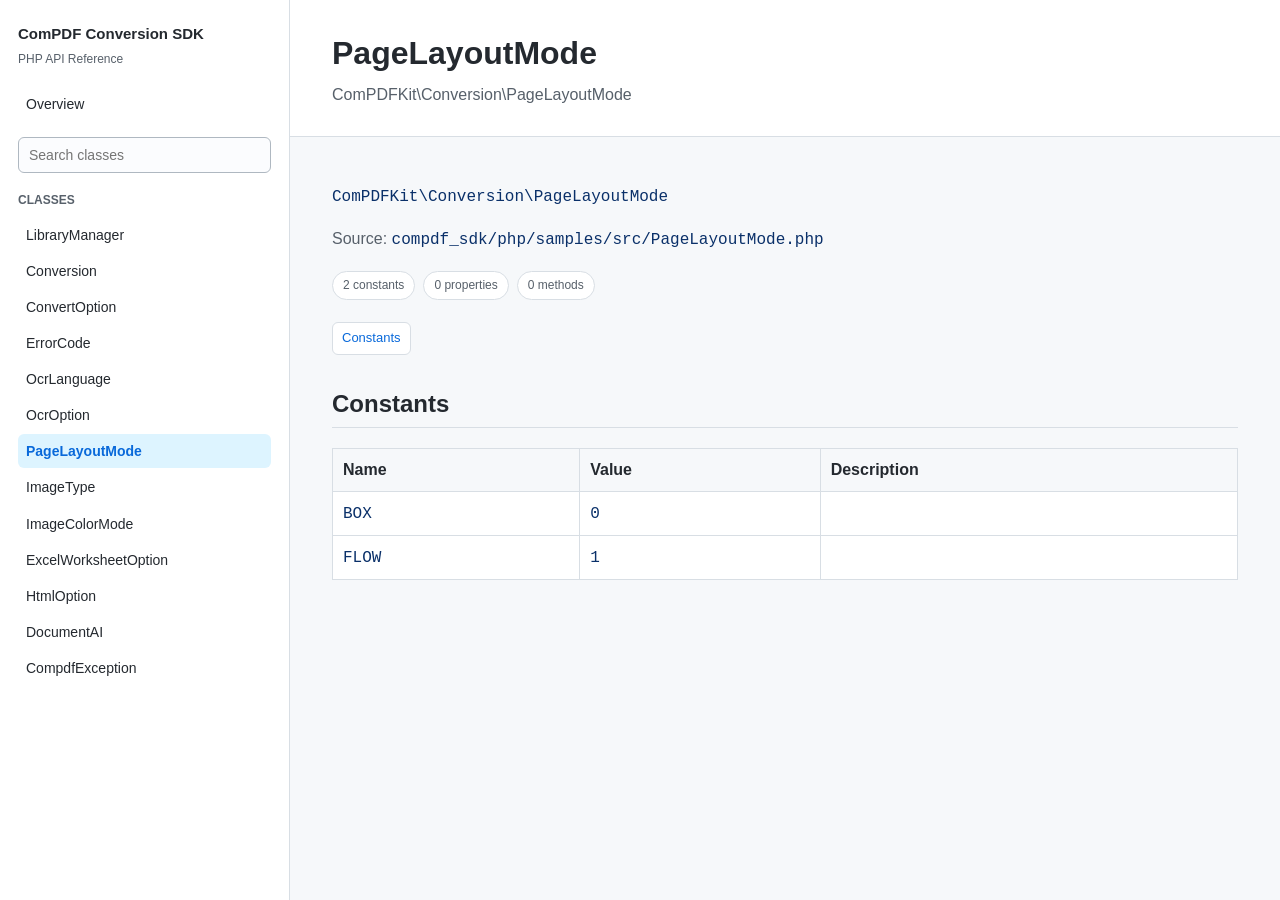
<file: ComPDF_Conversion_Linux_php_4_1_0/doc/html/ComPDFKit_Conversion_PageLayoutMode.html>
<!doctype html>
<html lang="en">
<head>
<meta charset="utf-8">
<meta name="viewport" content="width=device-width, initial-scale=1">
<title>PageLayoutMode</title>
<link rel="stylesheet" href="style.css">
</head>
<body>
<div class="layout">

<aside class="sidebar">
    <div class="brand">
        <div class="brand-title">ComPDF Conversion SDK</div>
        <div class="brand-subtitle">PHP API Reference</div>
    </div>
    <a class="nav-link" href="index.html">Overview</a>
    <div class="search"><input data-search type="search" placeholder="Search classes"></div>
    <div class="nav-section-title">Classes</div>
    <nav class="nav-list">
        <a class="nav-link" href="ComPDFKit_Conversion_LibraryManager.html" data-search-item="LibraryManager ComPDFKit\Conversion\LibraryManager">LibraryManager</a>
    <a class="nav-link" href="ComPDFKit_Conversion_Conversion.html" data-search-item="Conversion ComPDFKit\Conversion\Conversion">Conversion</a>
    <a class="nav-link" href="ComPDFKit_Conversion_ConvertOption.html" data-search-item="ConvertOption ComPDFKit\Conversion\ConvertOption">ConvertOption</a>
    <a class="nav-link" href="ComPDFKit_Conversion_ErrorCode.html" data-search-item="ErrorCode ComPDFKit\Conversion\ErrorCode">ErrorCode</a>
    <a class="nav-link" href="ComPDFKit_Conversion_OcrLanguage.html" data-search-item="OcrLanguage ComPDFKit\Conversion\OcrLanguage">OcrLanguage</a>
    <a class="nav-link" href="ComPDFKit_Conversion_OcrOption.html" data-search-item="OcrOption ComPDFKit\Conversion\OcrOption">OcrOption</a>
    <a class="nav-link active" href="ComPDFKit_Conversion_PageLayoutMode.html" data-search-item="PageLayoutMode ComPDFKit\Conversion\PageLayoutMode">PageLayoutMode</a>
    <a class="nav-link" href="ComPDFKit_Conversion_ImageType.html" data-search-item="ImageType ComPDFKit\Conversion\ImageType">ImageType</a>
    <a class="nav-link" href="ComPDFKit_Conversion_ImageColorMode.html" data-search-item="ImageColorMode ComPDFKit\Conversion\ImageColorMode">ImageColorMode</a>
    <a class="nav-link" href="ComPDFKit_Conversion_ExcelWorksheetOption.html" data-search-item="ExcelWorksheetOption ComPDFKit\Conversion\ExcelWorksheetOption">ExcelWorksheetOption</a>
    <a class="nav-link" href="ComPDFKit_Conversion_HtmlOption.html" data-search-item="HtmlOption ComPDFKit\Conversion\HtmlOption">HtmlOption</a>
    <a class="nav-link" href="ComPDFKit_Conversion_DocumentAI.html" data-search-item="DocumentAI ComPDFKit\Conversion\DocumentAI">DocumentAI</a>
    <a class="nav-link" href="ComPDFKit_Conversion_Exception_CompdfException.html" data-search-item="CompdfException ComPDFKit\Conversion\Exception\CompdfException">CompdfException</a>
    </nav>
</aside>

<div class="content">
<header class="hero">
    <h1>PageLayoutMode</h1>
    <p>ComPDFKit\Conversion\PageLayoutMode</p>
</header>
<main>
<p class="muted"><code>ComPDFKit\Conversion\PageLayoutMode</code></p>
<p class="muted">Source: <code>compdf_sdk/php/samples/src/PageLayoutMode.php</code></p>
<div class="pill-row"><span class="pill">2 constants</span><span class="pill">0 properties</span><span class="pill">0 methods</span></div>
<div class="toc"><a href="#constants">Constants</a></div>
<h2 id="constants">Constants</h2><table><thead><tr><th>Name</th><th>Value</th><th>Description</th></tr></thead><tbody><tr><td><code>BOX</code></td><td><code>0</code></td><td></td></tr>
<tr><td><code>FLOW</code></td><td><code>1</code></td><td></td></tr></tbody></table>
</main>
</div>
</div>
<script src="search.js"></script>
</body>
</html>
</file>
<file: ComPDF_Conversion_Linux_php_4_1_0/doc/html/style.css>
:root {
    color-scheme: light;
    --bg: #f6f8fa;
    --panel: #ffffff;
    --panel-soft: #fbfcfe;
    --border: #d8dee4;
    --border-strong: #afb8c1;
    --text: #24292f;
    --muted: #57606a;
    --accent: #0969da;
    --accent-soft: #ddf4ff;
    --code: #0a3069;
    --shadow: 0 16px 40px rgba(27, 31, 36, 0.08);
}
* { box-sizing: border-box; }
body {
    margin: 0;
    color: var(--text);
    background: var(--bg);
    font-family: -apple-system, BlinkMacSystemFont, "Segoe UI", sans-serif;
    line-height: 1.58;
}
a { color: var(--accent); text-decoration: none; }
a:hover { text-decoration: underline; }
code, pre { font-family: ui-monospace, SFMono-Regular, Consolas, "Liberation Mono", monospace; }
code { color: var(--code); }
.layout { display: grid; grid-template-columns: 290px minmax(0, 1fr); min-height: 100vh; }
.sidebar {
    position: sticky;
    top: 0;
    height: 100vh;
    overflow: auto;
    border-right: 1px solid var(--border);
    background: var(--panel);
    padding: 22px 18px;
}
.brand { display: flex; flex-direction: column; gap: 4px; margin-bottom: 18px; }
.brand-title { font-weight: 700; font-size: 15px; }
.brand-subtitle { color: var(--muted); font-size: 12px; }
.search { margin: 16px 0 18px; }
.search input {
    width: 100%;
    height: 36px;
    border: 1px solid var(--border-strong);
    border-radius: 6px;
    padding: 0 10px;
    font-size: 14px;
    background: var(--panel-soft);
}
.nav-section-title { color: var(--muted); font-size: 12px; font-weight: 700; margin: 18px 0 8px; text-transform: uppercase; }
.nav-list { display: flex; flex-direction: column; gap: 2px; }
.nav-link {
    display: block;
    border-radius: 6px;
    padding: 6px 8px;
    color: var(--text);
    font-size: 14px;
}
.nav-link:hover { background: var(--bg); text-decoration: none; }
.nav-link.active { background: var(--accent-soft); color: var(--accent); font-weight: 600; }
.content { min-width: 0; }
.hero {
    background: var(--panel);
    border-bottom: 1px solid var(--border);
    padding: 34px 42px 28px;
}
.hero h1 { margin: 0 0 10px; font-size: 32px; line-height: 1.2; }
.hero p { margin: 0; max-width: 840px; color: var(--muted); }
main { max-width: 1180px; padding: 30px 42px 54px; }
h1, h2, h3 { line-height: 1.28; }
h2 { margin-top: 34px; padding-bottom: 8px; border-bottom: 1px solid var(--border); }
pre { background: var(--bg); border: 1px solid var(--border); border-radius: 6px; padding: 12px; overflow: auto; }
.grid { display: grid; grid-template-columns: repeat(auto-fit, minmax(260px, 1fr)); gap: 14px; }
.card {
    border: 1px solid var(--border);
    border-radius: 8px;
    padding: 16px 18px;
    background: var(--panel);
    box-shadow: 0 1px 0 rgba(27, 31, 36, 0.04);
}
.card h2 { border: 0; padding: 0; margin: 0 0 8px; font-size: 18px; }
.muted { color: var(--muted); }
.pill-row { display: flex; flex-wrap: wrap; gap: 8px; margin: 18px 0 4px; }
.pill { display: inline-flex; align-items: center; border: 1px solid var(--border); border-radius: 999px; background: var(--panel); padding: 4px 10px; color: var(--muted); font-size: 12px; }
.toc { display: flex; flex-wrap: wrap; gap: 8px; margin: 22px 0 8px; }
.toc a { border: 1px solid var(--border); border-radius: 6px; background: var(--panel); padding: 5px 9px; font-size: 13px; }
.sig { background: var(--panel-soft); border: 1px solid var(--border); border-radius: 6px; padding: 10px 12px; overflow: auto; }
.member { border: 1px solid var(--border); border-radius: 8px; padding: 14px; margin: 12px 0; background: var(--panel); }
table { border-collapse: collapse; width: 100%; background: var(--panel); }
th, td { border: 1px solid var(--border); padding: 8px 10px; text-align: left; vertical-align: top; }
th { background: var(--bg); }
.empty-state { border: 1px dashed var(--border-strong); border-radius: 8px; padding: 20px; color: var(--muted); background: var(--panel); }
@media (max-width: 860px) {
    .layout { display: block; }
    .sidebar { position: static; height: auto; border-right: 0; border-bottom: 1px solid var(--border); }
    .hero { padding: 26px 22px 22px; }
    .hero h1 { font-size: 26px; }
    main { padding: 24px 22px 42px; }
}
</file>
